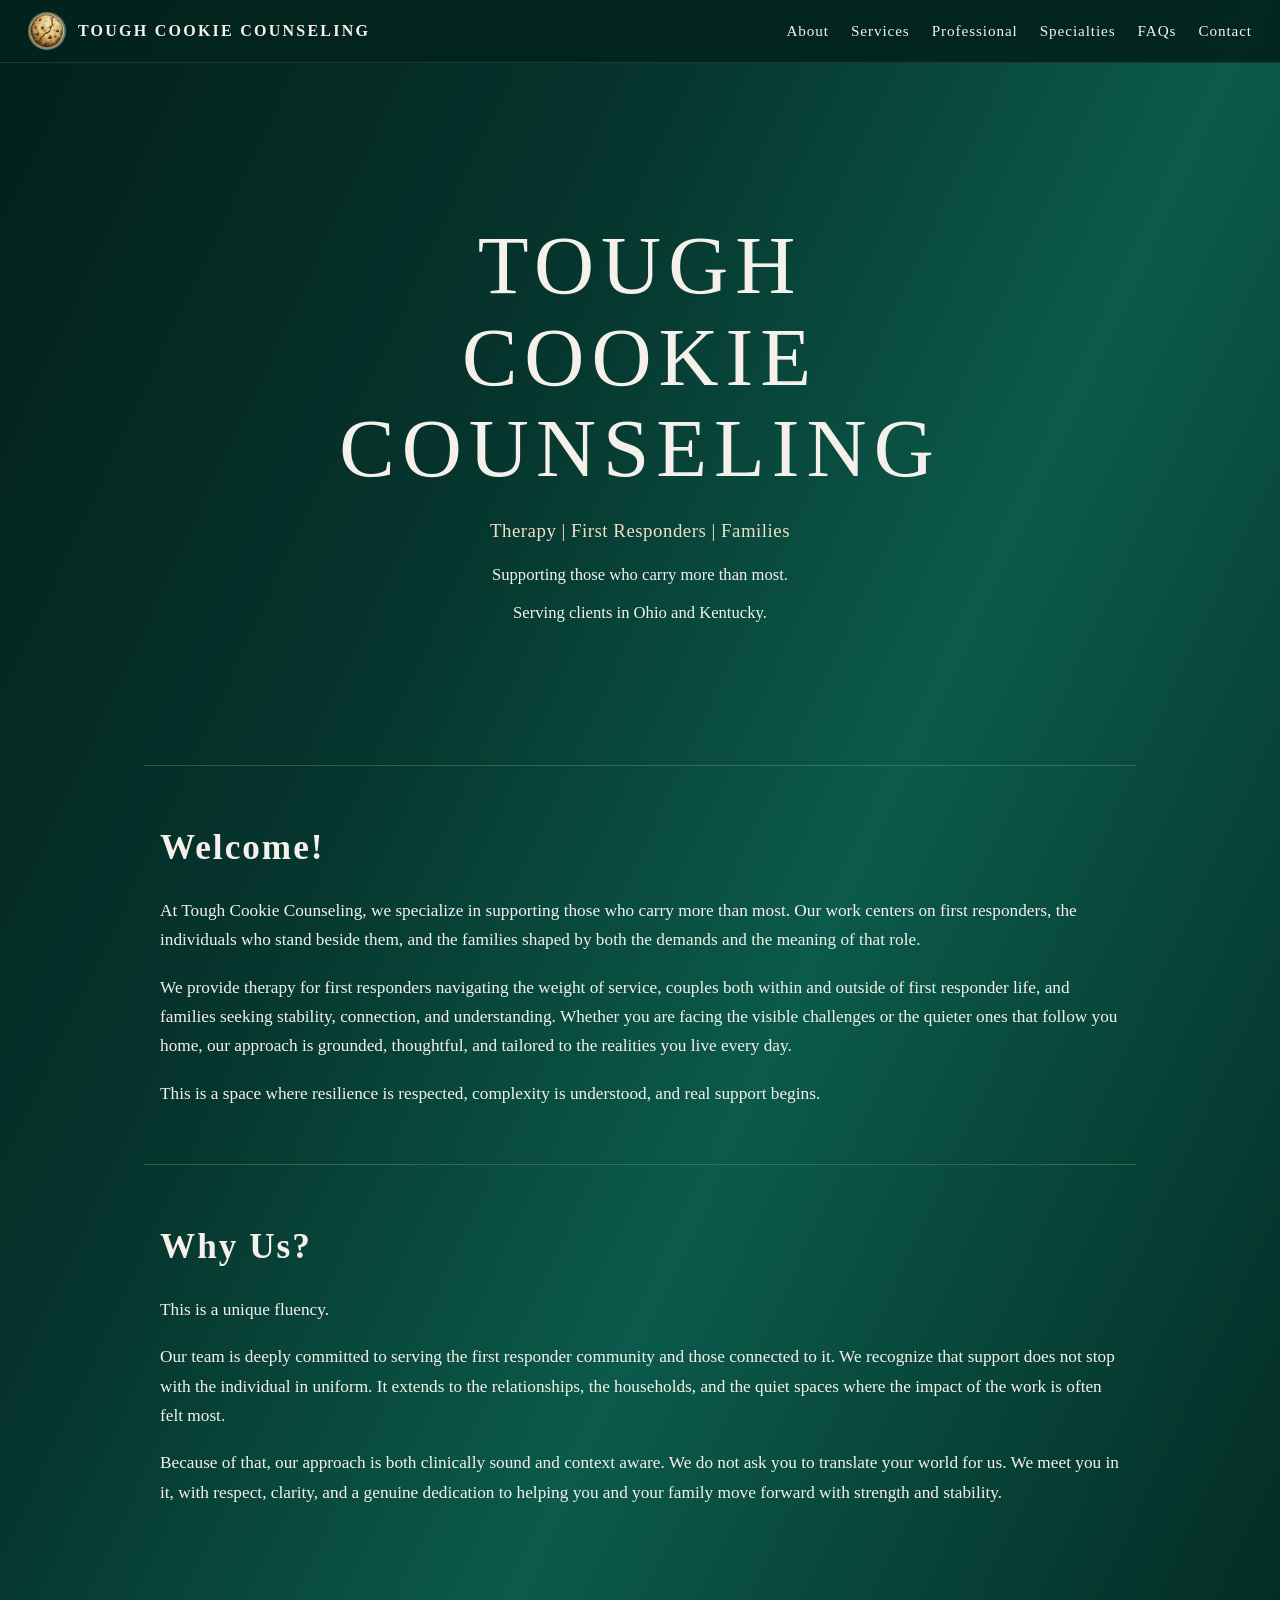
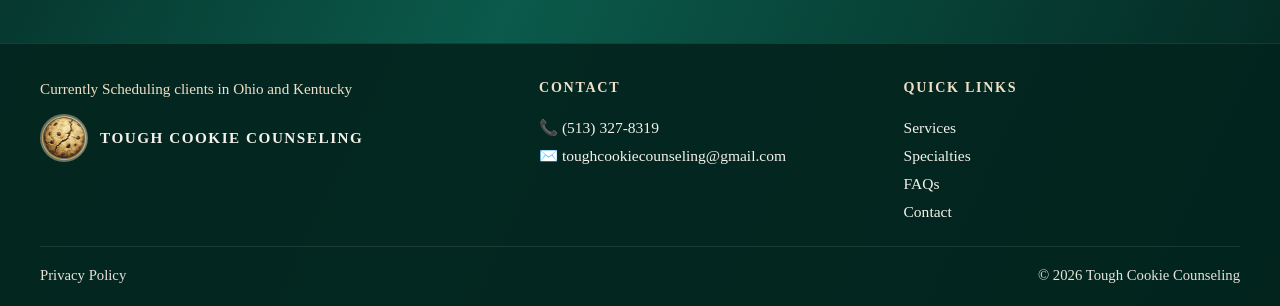
<file: index.html>
﻿<!DOCTYPE html>
<html lang="en">
<head>
  <meta charset="UTF-8" />
  <meta name="viewport" content="width=device-width, initial-scale=1.0" />
  <meta name="description" content="Tough Cookie Counseling — Therapy for first responders, couples, and families in Ohio and Kentucky. Grounded, direct, and real support." />
  <title>Tough Cookie Counseling</title>
  <link rel="icon" type="image/png" href="assets/images/fav.png" />
  <link rel="stylesheet" href="assets/css/main.css" />
</head>
<body>

  <!-- ── Header ─────────────────────────────────────────── -->
  <header class="navbar">
    <a href="index.html" class="logo-wrap">
      <img src="assets/images/Cookie Logo Only.png" class="navbar-logo" alt="Tough Cookie Counseling logo" />
      <span class="logo-text">Tough Cookie Counseling</span>
    </a>

    <button class="hamburger" id="hamburger" aria-label="Toggle menu" aria-expanded="false">
      <span></span><span></span><span></span>
    </button>

    <nav class="nav-menu" id="navMenu">
      <div class="dropdown" id="dd-about">
        <button class="dropbtn">About</button>
        <div class="dropdown-content">
          <a href="about-tcc.html">About Tough Cookie Counseling</a>
          <a href="samantha-battrell.html">Samantha Battrell</a>
        </div>
      </div>

      <div class="dropdown" id="dd-services">
        <button class="dropbtn">Services</button>
        <div class="dropdown-content">
          <a href="services.html">Clinical Services</a>
          <a href="services.html#peer-support">Peer Support</a>
          <a href="services.html#consulting">Consulting</a>
        </div>
      </div>

      <div class="dropdown" id="dd-professional">
        <button class="dropbtn">Professional</button>
        <div class="dropdown-content">
          <a href="professional.html#supervision">Clinical Supervision</a>
          <a href="professional.html#internships">Internships</a>
          <a href="professional.html#work-with-us">Work With Us</a>
          <a href="professional.html#ceu">CEU Development &amp; Training</a>
        </div>
      </div>

      <a href="specialties.html">Specialties</a>
      <a href="faq.html">FAQs</a>
      <a href="contact.html">Contact</a>
    </nav>
  </header>

  <!-- ── Hero ───────────────────────────────────────────── -->
  <section class="hero">
    <div class="hero-inner">
      <h1>TOUGH<br>COOKIE<br>COUNSELING</h1>
      <div class="hero-subtitle">Therapy | First Responders | Families</div>
      <p>Supporting those who carry more than most.</p>
      <p>Serving clients in Ohio and Kentucky.</p>
    </div>
  </section>

  <!-- ── Main Content ───────────────────────────────────── -->
  <main>
    <div class="home-content">
      <hr class="section-divider" />

      <section class="info-section">
        <h2>Welcome!</h2>
        <p>
          At Tough Cookie Counseling, we specialize in supporting those who carry more than most.
          Our work centers on first responders, the individuals who stand beside them, and the families
          shaped by both the demands and the meaning of that role.
        </p>
        <p>
          We provide therapy for first responders navigating the weight of service, couples both within
          and outside of first responder life, and families seeking stability, connection, and understanding.
          Whether you are facing the visible challenges or the quieter ones that follow you home, our approach
          is grounded, thoughtful, and tailored to the realities you live every day.
        </p>
        <p>
          This is a space where resilience is respected, complexity is understood, and real support begins.
        </p>
      </section>

      <hr class="section-divider" />

      <section class="info-section">
        <h2>Why Us?</h2>
        <p>This is a unique fluency.</p>
        <p>
          Our team is deeply committed to serving the first responder community and those connected to it.
          We recognize that support does not stop with the individual in uniform. It extends to the
          relationships, the households, and the quiet spaces where the impact of the work is often felt most.
        </p>
        <p>
          Because of that, our approach is both clinically sound and context aware. We do not ask you to
          translate your world for us. We meet you in it, with respect, clarity, and a genuine dedication
          to helping you and your family move forward with strength and stability.
        </p>
      </section>
    </div>
  </main>

  <!-- ── Footer ─────────────────────────────────────────── -->
  <footer class="site-footer">
    <div class="footer-grid">
      <div class="footer-brand">
        <div class="footer-scheduling">Currently Scheduling clients in Ohio and Kentucky</div>
        <a class="footer-logo-wrap" href="index.html">
          <img src="assets/images/Cookie Logo Only.png" class="footer-logo-img" alt="Tough Cookie Counseling logo" />
          <span class="footer-logo-text">Tough Cookie Counseling</span>
        </a>
      </div>

      <div class="footer-col">
        <h4>Contact</h4>
        <a href="tel:15133278319">📞 (513) 327-8319</a>
        <a href="mailto:toughcookiecounseling@gmail.com">✉️ toughcookiecounseling@gmail.com</a>
      </div>

      <div class="footer-col">
        <h4>Quick Links</h4>
        <a href="services.html">Services</a>
        <a href="specialties.html">Specialties</a>
        <a href="faq.html">FAQs</a>
        <a href="contact.html">Contact</a>
      </div>
    </div>

    <div class="footer-bottom">
      <div><a href="NOTICEOFPRIVACYPRACTICES.docx" target="_blank">Privacy Policy</a></div>
      <div>© 2026 Tough Cookie Counseling</div>
    </div>
  </footer>

  <script src="assets/js/nav.js"></script>
</body>
</html>
</file>
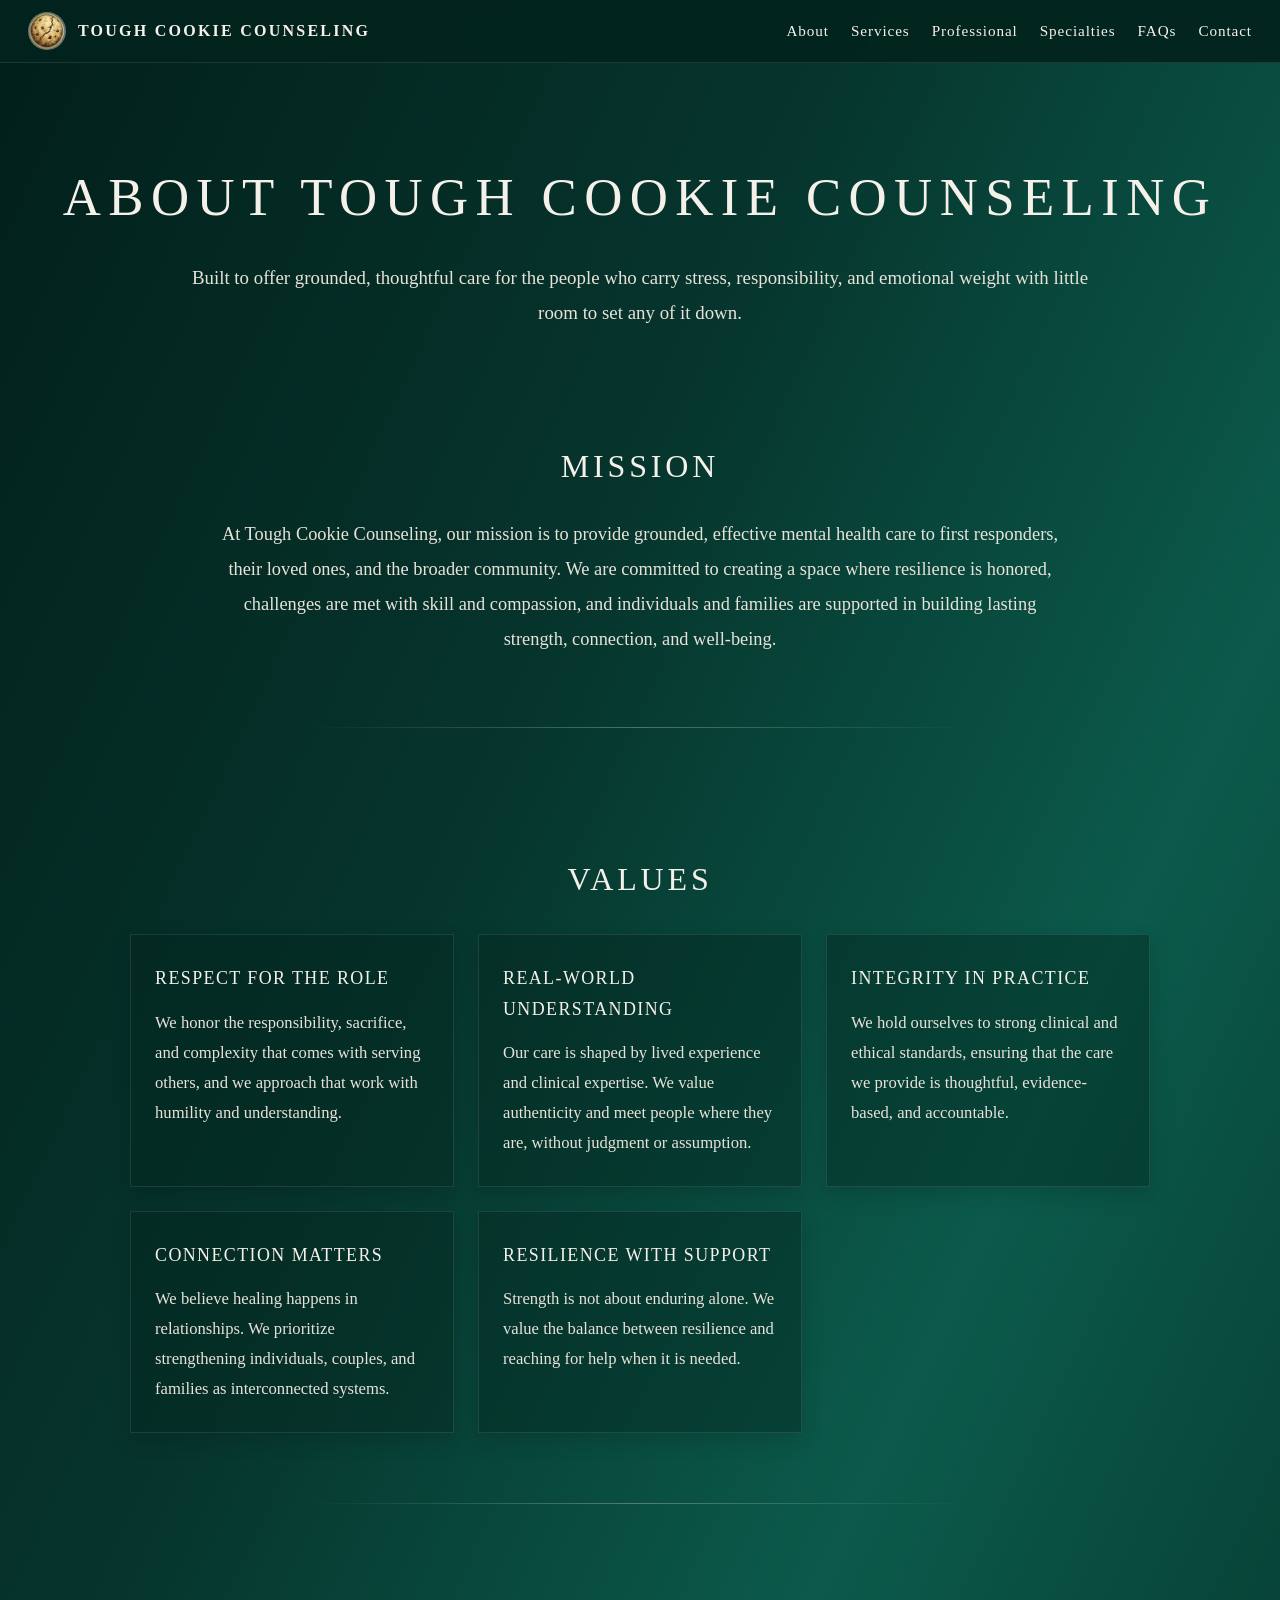
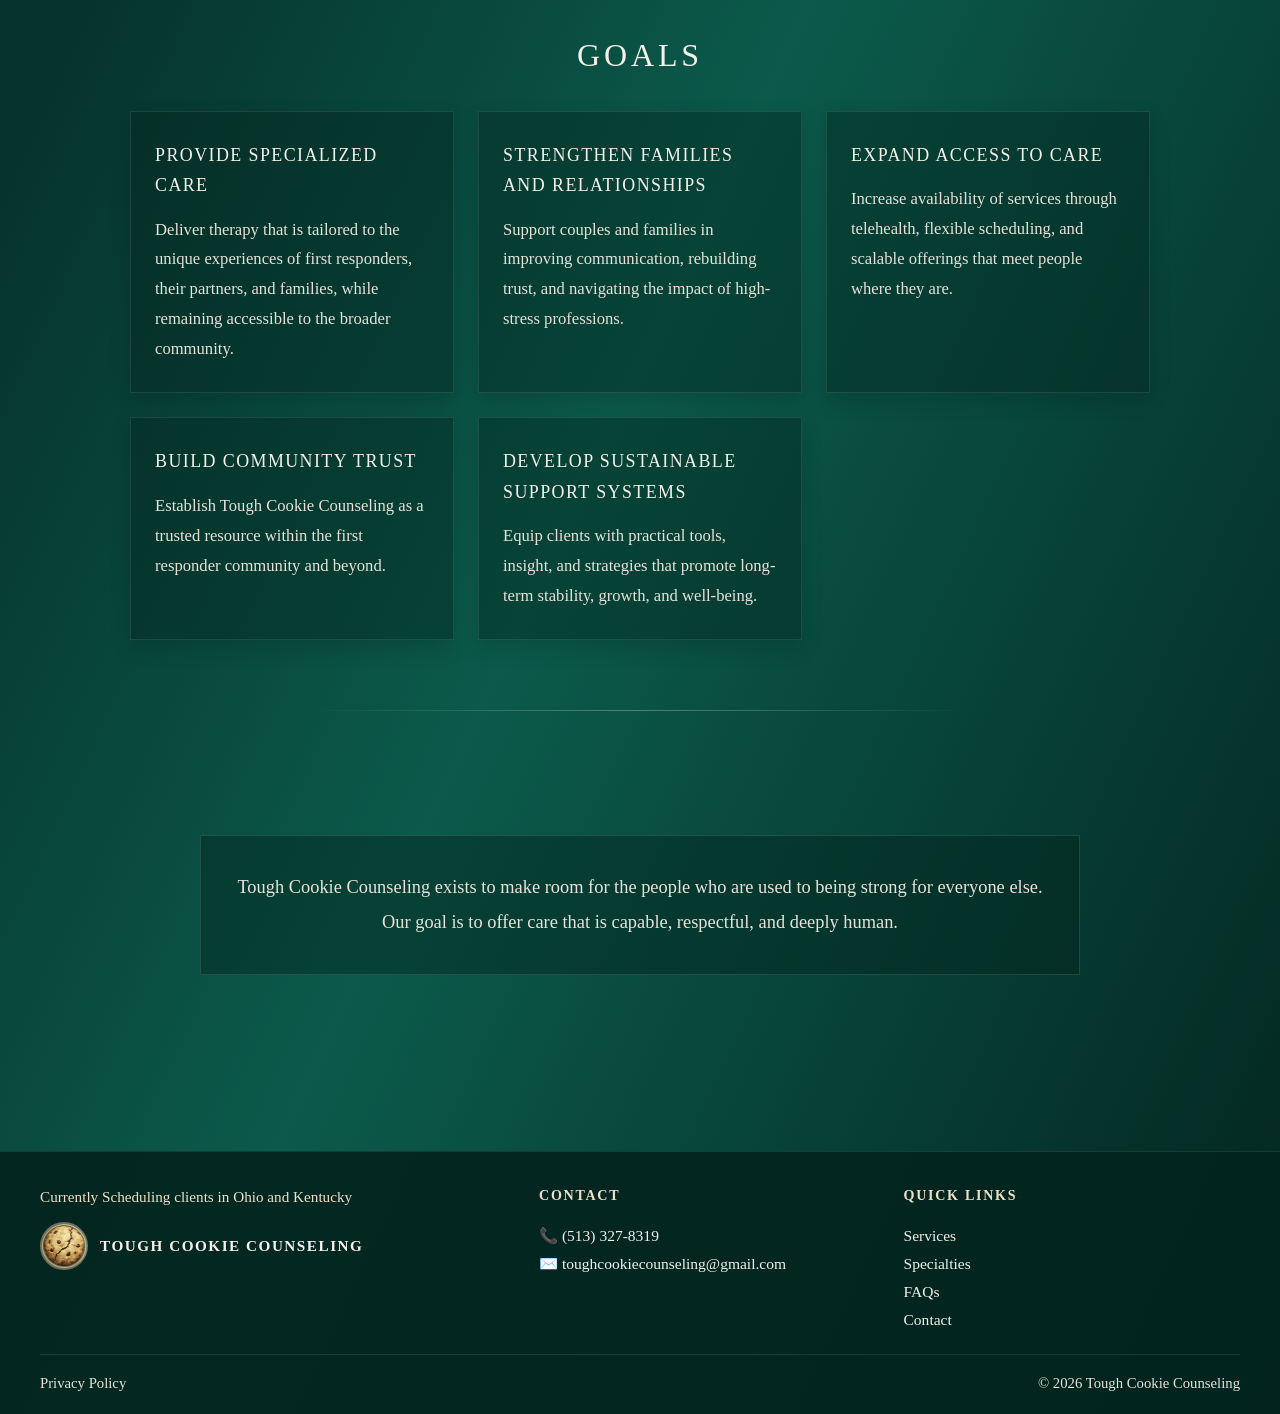
<file: about-tcc.html>
﻿<!DOCTYPE html>
<html lang="en">
<head>
  <meta charset="UTF-8" />
  <meta name="viewport" content="width=device-width, initial-scale=1.0" />
  <meta name="description" content="Learn about Tough Cookie Counseling — our mission, values, and goals for supporting first responders and families in Ohio and Kentucky." />
  <title>About Tough Cookie Counseling</title>
  <link rel="icon" type="image/png" href="assets/images/fav.png" />
  <link rel="stylesheet" href="assets/css/main.css" />
</head>
<body>

  <!-- ── Header ─────────────────────────────────────────── -->
  <header class="navbar">
    <a href="index.html" class="logo-wrap">
      <img src="assets/images/Cookie Logo Only.png" class="navbar-logo" alt="Tough Cookie Counseling logo" />
      <span class="logo-text">Tough Cookie Counseling</span>
    </a>
    <button class="hamburger" id="hamburger" aria-label="Toggle menu" aria-expanded="false">
      <span></span><span></span><span></span>
    </button>
    <nav class="nav-menu" id="navMenu">
      <div class="dropdown">
        <button class="dropbtn">About</button>
        <div class="dropdown-content">
          <a href="about-tcc.html">About Tough Cookie Counseling</a>
          <a href="samantha-battrell.html">Samantha Battrell</a>
        </div>
      </div>
      <div class="dropdown">
        <button class="dropbtn">Services</button>
        <div class="dropdown-content">
          <a href="services.html">Clinical Services</a>
          <a href="services.html#peer-support">Peer Support</a>
          <a href="services.html#consulting">Consulting</a>
        </div>
      </div>
      <div class="dropdown">
        <button class="dropbtn">Professional</button>
        <div class="dropdown-content">
          <a href="professional.html#supervision">Clinical Supervision</a>
          <a href="professional.html#internships">Internships</a>
          <a href="professional.html#work-with-us">Work With Us</a>
          <a href="professional.html#ceu">CEU Development &amp; Training</a>
        </div>
      </div>
      <a href="specialties.html">Specialties</a>
      <a href="faq.html">FAQs</a>
      <a href="contact.html">Contact</a>
    </nav>
  </header>

  <!-- ── Hero Mini ──────────────────────────────────────── -->
  <section class="hero-mini">
    <h1>About Tough Cookie Counseling</h1>
    <p>
      Built to offer grounded, thoughtful care for the people who carry stress, responsibility,
      and emotional weight with little room to set any of it down.
    </p>
  </section>

  <!-- ── Main Content ───────────────────────────────────── -->
  <main class="page-content">

    <!-- Mission -->
    <section class="section">
      <div class="section-content">
        <h2>Mission</h2>
        <p class="section-intro">
          At Tough Cookie Counseling, our mission is to provide grounded, effective mental health care
          to first responders, their loved ones, and the broader community. We are committed to creating
          a space where resilience is honored, challenges are met with skill and compassion, and individuals
          and families are supported in building lasting strength, connection, and well-being.
        </p>
      </div>
    </section>

    <!-- Values -->
    <section class="section">
      <div class="section-content">
        <h2>Values</h2>
        <div class="values-grid">
          <div class="value-card">
            <h3>Respect for the Role</h3>
            <p>We honor the responsibility, sacrifice, and complexity that comes with serving others, and we approach that work with humility and understanding.</p>
          </div>
          <div class="value-card">
            <h3>Real-World Understanding</h3>
            <p>Our care is shaped by lived experience and clinical expertise. We value authenticity and meet people where they are, without judgment or assumption.</p>
          </div>
          <div class="value-card">
            <h3>Integrity in Practice</h3>
            <p>We hold ourselves to strong clinical and ethical standards, ensuring that the care we provide is thoughtful, evidence-based, and accountable.</p>
          </div>
          <div class="value-card">
            <h3>Connection Matters</h3>
            <p>We believe healing happens in relationships. We prioritize strengthening individuals, couples, and families as interconnected systems.</p>
          </div>
          <div class="value-card">
            <h3>Resilience with Support</h3>
            <p>Strength is not about enduring alone. We value the balance between resilience and reaching for help when it is needed.</p>
          </div>
        </div>
      </div>
    </section>

    <!-- Goals -->
    <section class="section">
      <div class="section-content">
        <h2>Goals</h2>
        <div class="goals-grid">
          <div class="goal-card">
            <h3>Provide Specialized Care</h3>
            <p>Deliver therapy that is tailored to the unique experiences of first responders, their partners, and families, while remaining accessible to the broader community.</p>
          </div>
          <div class="goal-card">
            <h3>Strengthen Families and Relationships</h3>
            <p>Support couples and families in improving communication, rebuilding trust, and navigating the impact of high-stress professions.</p>
          </div>
          <div class="goal-card">
            <h3>Expand Access to Care</h3>
            <p>Increase availability of services through telehealth, flexible scheduling, and scalable offerings that meet people where they are.</p>
          </div>
          <div class="goal-card">
            <h3>Build Community Trust</h3>
            <p>Establish Tough Cookie Counseling as a trusted resource within the first responder community and beyond.</p>
          </div>
          <div class="goal-card">
            <h3>Develop Sustainable Support Systems</h3>
            <p>Equip clients with practical tools, insight, and strategies that promote long-term stability, growth, and well-being.</p>
          </div>
        </div>
      </div>
    </section>


    <section class="section">
      <div class="section-content">
        <div class="closing-box">
          <p>
            Tough Cookie Counseling exists to make room for the people who are used to being strong for everyone else.
            Our goal is to offer care that is capable, respectful, and deeply human.
          </p>
        </div>
      </div>
    </section>

  </main>

  <!-- ── Footer ─────────────────────────────────────────── -->
  <footer class="site-footer">
    <div class="footer-grid">
      <div class="footer-brand">
        <div class="footer-scheduling">Currently Scheduling clients in Ohio and Kentucky</div>
        <a class="footer-logo-wrap" href="index.html">
          <img src="assets/images/Cookie Logo Only.png" class="footer-logo-img" alt="Tough Cookie Counseling logo" />
          <span class="footer-logo-text">Tough Cookie Counseling</span>
        </a>
      </div>
      <div class="footer-col">
        <h4>Contact</h4>
        <a href="tel:15133278319">📞 (513) 327-8319</a>
        <a href="mailto:toughcookiecounseling@gmail.com">✉️ toughcookiecounseling@gmail.com</a>
      </div>
      <div class="footer-col">
        <h4>Quick Links</h4>
        <a href="services.html">Services</a>
        <a href="specialties.html">Specialties</a>
        <a href="faq.html">FAQs</a>
        <a href="contact.html">Contact</a>
      </div>
    </div>
    <div class="footer-bottom">
      <div><a href="NOTICEOFPRIVACYPRACTICES.docx" target="_blank">Privacy Policy</a></div>
      <div>© 2026 Tough Cookie Counseling</div>
    </div>
  </footer>

  <script src="assets/js/nav.js"></script>
</body>
</html>
</file>
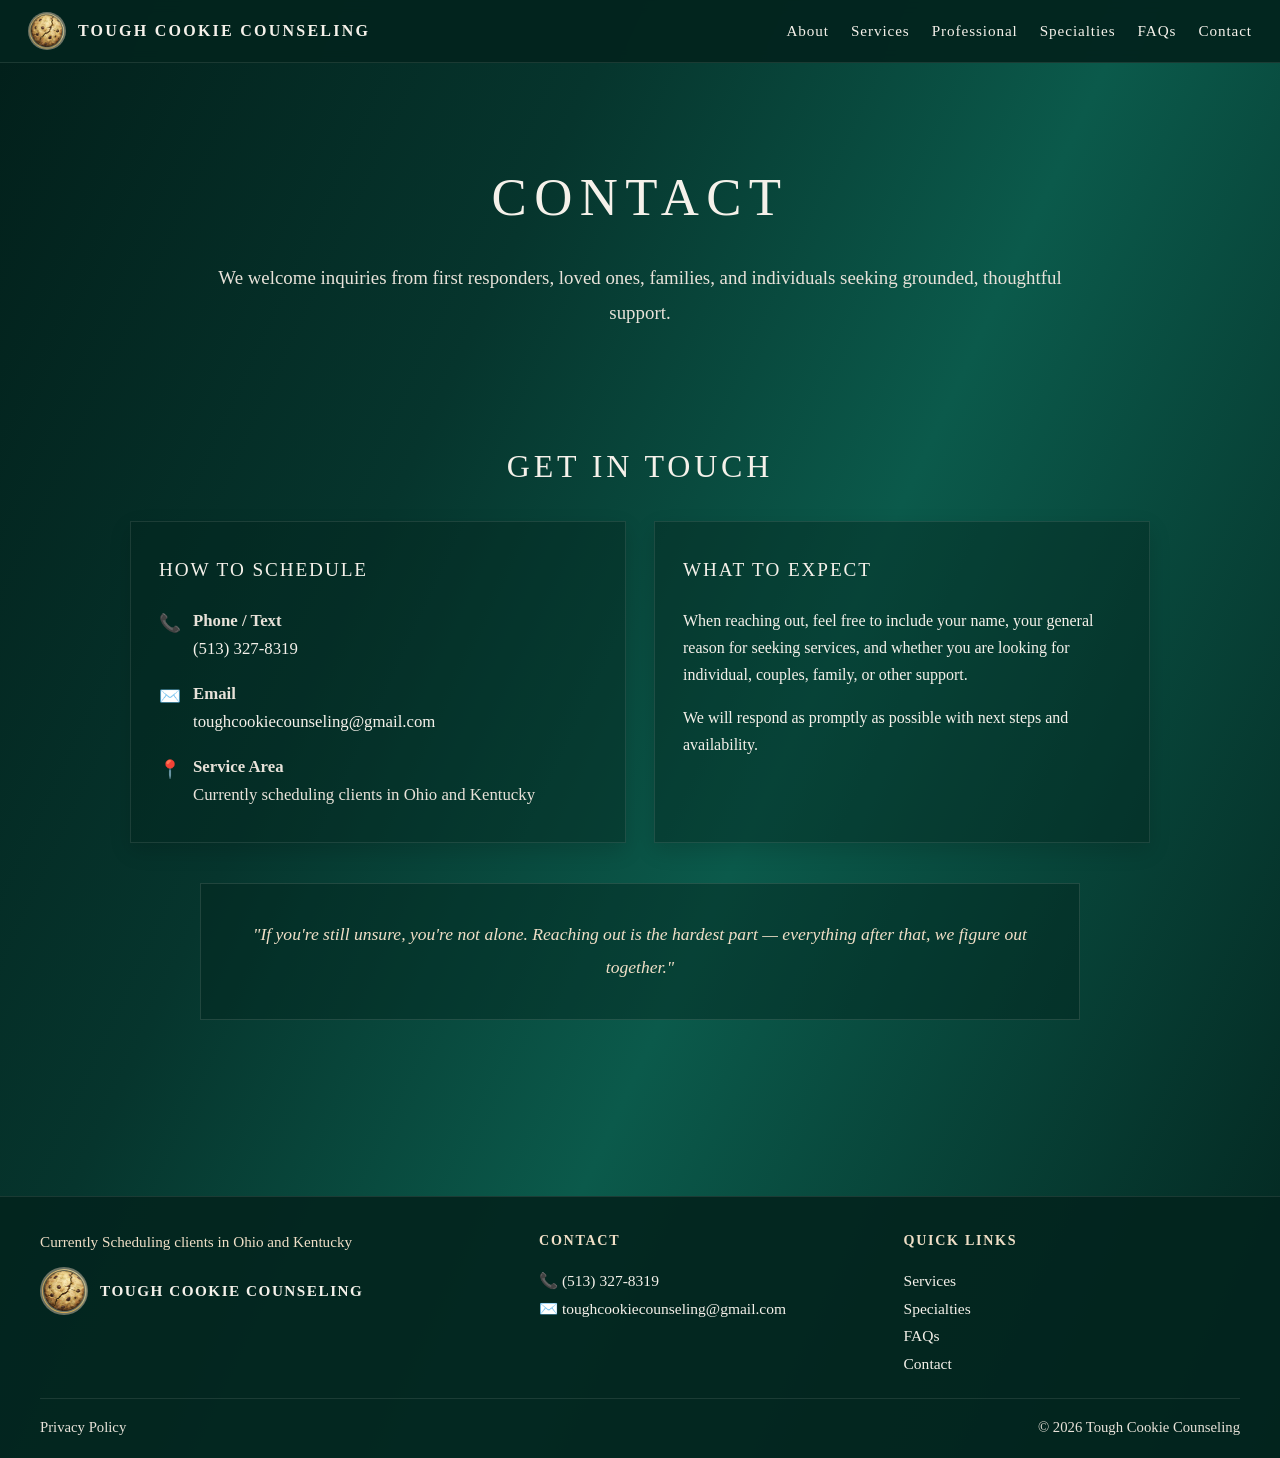
<file: contact.html>
﻿<!DOCTYPE html>
<html lang="en">
<head>
  <meta charset="UTF-8" />
  <meta name="viewport" content="width=device-width, initial-scale=1.0" />
  <meta name="description" content="Contact Tough Cookie Counseling — call, text, or email to schedule therapy in Ohio and Kentucky." />
  <title>Contact | Tough Cookie Counseling</title>
  <link rel="icon" type="image/png" href="assets/images/fav.png" />
  <link rel="stylesheet" href="assets/css/main.css" />
</head>
<body>

  <!-- ── Header ─────────────────────────────────────────── -->
  <header class="navbar">
    <a href="index.html" class="logo-wrap">
      <img src="assets/images/Cookie Logo Only.png" class="navbar-logo" alt="Tough Cookie Counseling logo" />
      <span class="logo-text">Tough Cookie Counseling</span>
    </a>
    <button class="hamburger" id="hamburger" aria-label="Toggle menu" aria-expanded="false">
      <span></span><span></span><span></span>
    </button>
    <nav class="nav-menu" id="navMenu">
      <div class="dropdown">
        <button class="dropbtn">About</button>
        <div class="dropdown-content">
          <a href="about-tcc.html">About Tough Cookie Counseling</a>
          <a href="samantha-battrell.html">Samantha Battrell</a>
        </div>
      </div>
      <div class="dropdown">
        <button class="dropbtn">Services</button>
        <div class="dropdown-content">
          <a href="services.html">Clinical Services</a>
          <a href="services.html#peer-support">Peer Support</a>
          <a href="services.html#consulting">Consulting</a>
        </div>
      </div>
      <div class="dropdown">
        <button class="dropbtn">Professional</button>
        <div class="dropdown-content">
          <a href="professional.html#supervision">Clinical Supervision</a>
          <a href="professional.html#internships">Internships</a>
          <a href="professional.html#work-with-us">Work With Us</a>
          <a href="professional.html#ceu">CEU Development &amp; Training</a>
        </div>
      </div>
      <a href="specialties.html">Specialties</a>
      <a href="faq.html">FAQs</a>
      <a href="contact.html">Contact</a>
    </nav>
  </header>

  <!-- ── Hero Mini ──────────────────────────────────────── -->
  <section class="hero-mini">
    <h1>Contact</h1>
    <p>
      We welcome inquiries from first responders, loved ones, families, and individuals seeking
      grounded, thoughtful support.
    </p>
  </section>

  <!-- ── Main Content ───────────────────────────────────── -->
  <main class="page-content">

    <section class="section">
      <div class="section-content">
        <h2>Get in Touch</h2>

        <div class="contact-grid">

          <div class="contact-info-card">
            <h3>How to Schedule</h3>
            <div class="contact-line">
              <span class="icon">📞</span>
              <div>
                <strong>Phone / Text</strong><br />
                <a href="tel:15133278319">(513) 327-8319</a>
              </div>
            </div>
            <div class="contact-line">
              <span class="icon">✉️</span>
              <div>
                <strong>Email</strong><br />
                <a href="mailto:toughcookiecounseling@gmail.com">toughcookiecounseling@gmail.com</a>
              </div>
            </div>
            <div class="contact-line">
              <span class="icon">📍</span>
              <div>
                <strong>Service Area</strong><br />
                Currently scheduling clients in Ohio and Kentucky
              </div>
            </div>
          </div>

          <div class="contact-info-card">
            <h3>What to Expect</h3>
            <p>
              When reaching out, feel free to include your name, your general reason for seeking services,
              and whether you are looking for individual, couples, family, or other support.
            </p>
            <p>
              We will respond as promptly as possible with next steps and availability.
            </p>
          </div>

        </div>

        <div class="closing-box" style="margin-top: 40px;">
          <p class="quote">
            "If you're still unsure, you're not alone. Reaching out is the hardest part — everything after that, we figure out together."
          </p>
        </div>

      </div>
    </section>

  </main>

  <!-- ── Footer ─────────────────────────────────────────── -->
  <footer class="site-footer">
    <div class="footer-grid">
      <div class="footer-brand">
        <div class="footer-scheduling">Currently Scheduling clients in Ohio and Kentucky</div>
        <a class="footer-logo-wrap" href="index.html">
          <img src="assets/images/Cookie Logo Only.png" class="footer-logo-img" alt="Tough Cookie Counseling logo" />
          <span class="footer-logo-text">Tough Cookie Counseling</span>
        </a>
      </div>
      <div class="footer-col">
        <h4>Contact</h4>
        <a href="tel:15133278319">📞 (513) 327-8319</a>
        <a href="mailto:toughcookiecounseling@gmail.com">✉️ toughcookiecounseling@gmail.com</a>
      </div>
      <div class="footer-col">
        <h4>Quick Links</h4>
        <a href="services.html">Services</a>
        <a href="specialties.html">Specialties</a>
        <a href="faq.html">FAQs</a>
        <a href="contact.html">Contact</a>
      </div>
    </div>
    <div class="footer-bottom">
      <div><a href="NOTICEOFPRIVACYPRACTICES.docx" target="_blank">Privacy Policy</a></div>
      <div>© 2026 Tough Cookie Counseling</div>
    </div>
  </footer>

  <script src="assets/js/nav.js"></script>
</body>
</html>
</file>
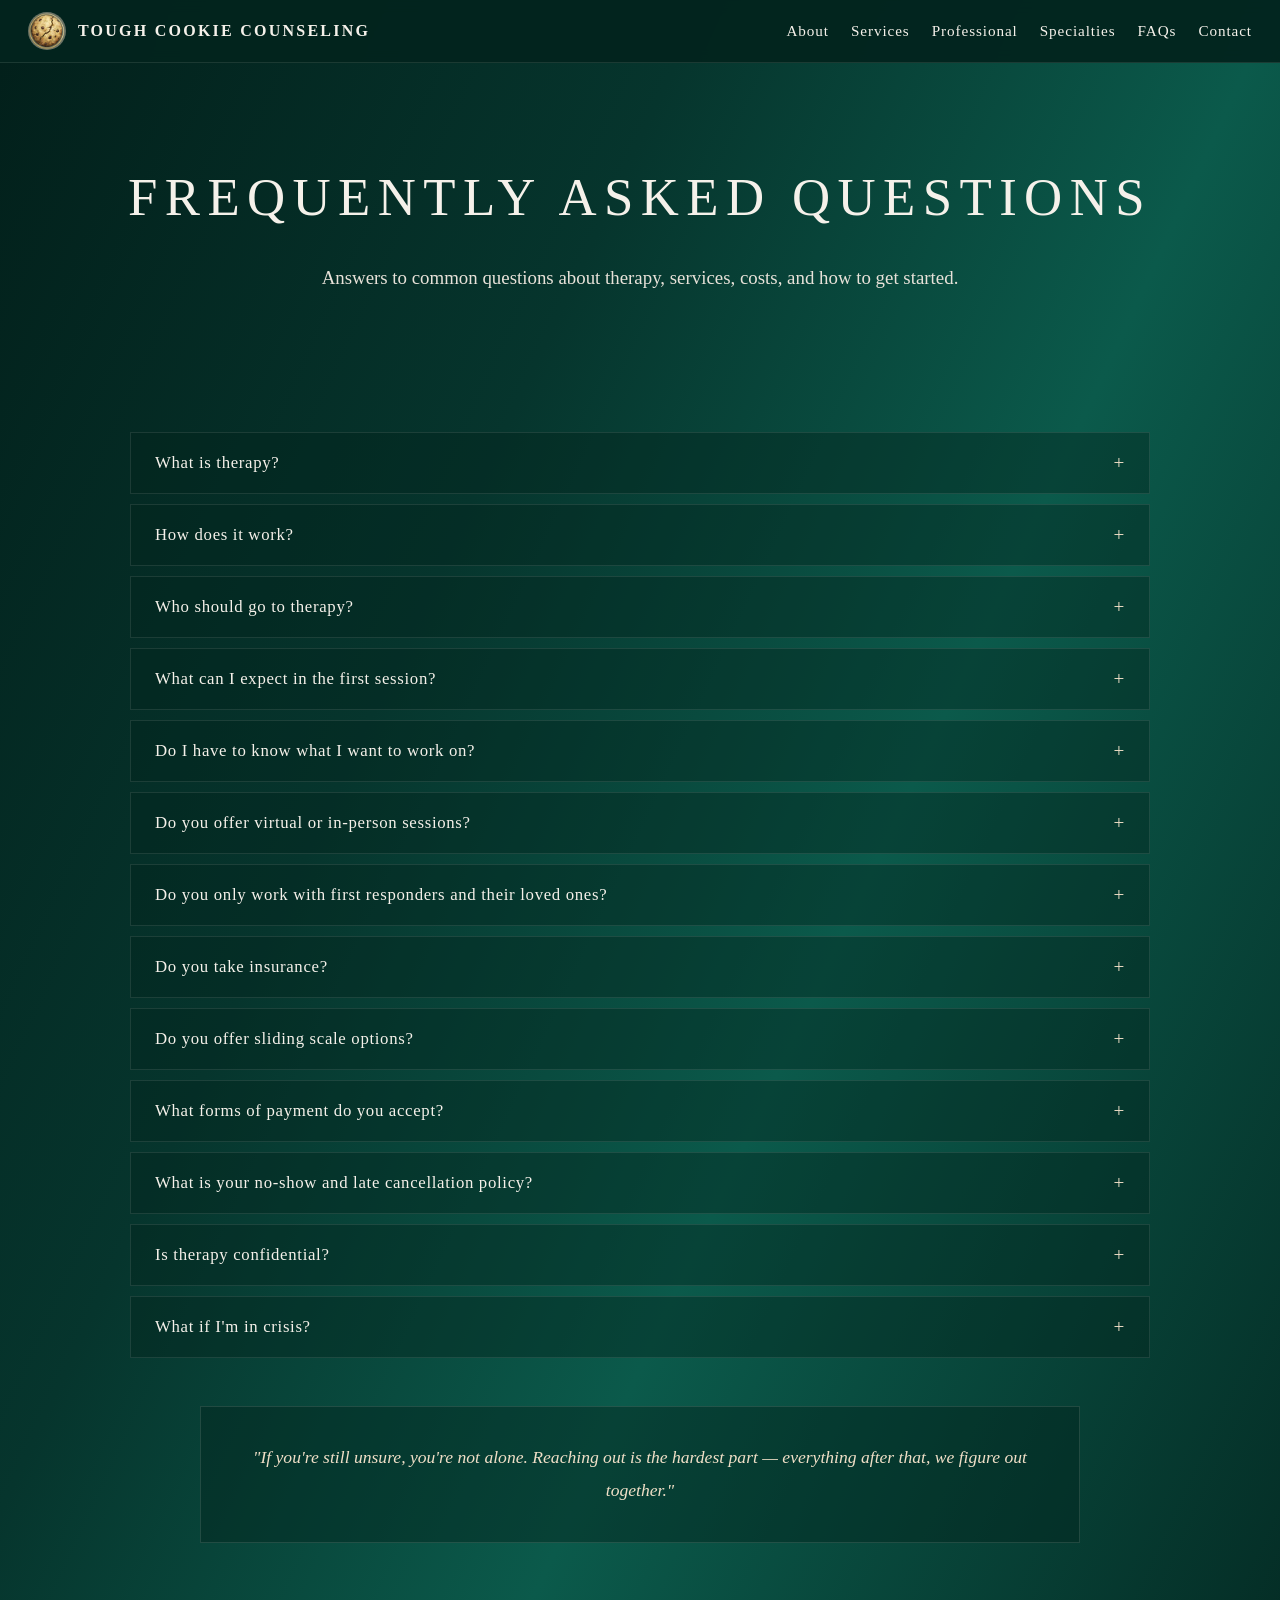
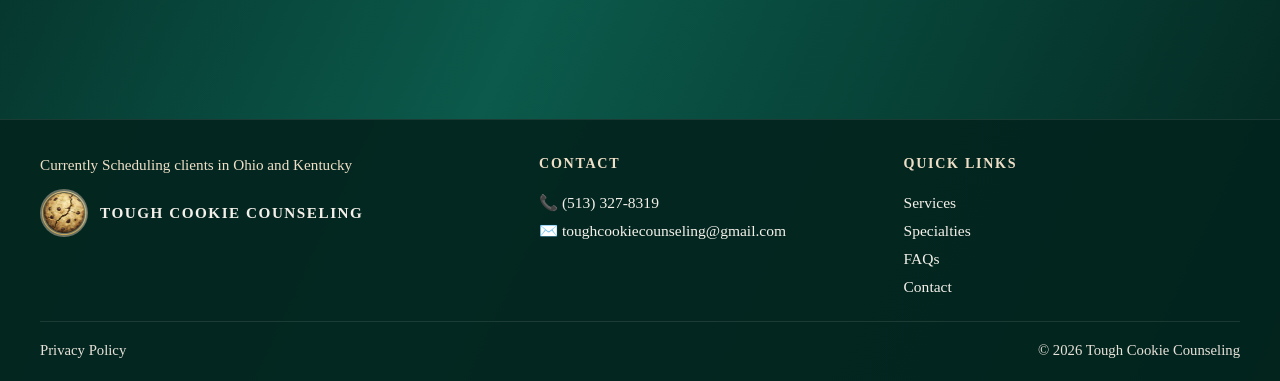
<file: faq.html>
﻿<!DOCTYPE html>
<html lang="en">
<head>
  <meta charset="UTF-8" />
  <meta name="viewport" content="width=device-width, initial-scale=1.0" />
  <meta name="description" content="Frequently asked questions about therapy at Tough Cookie Counseling — how it works, costs, insurance, confidentiality, and more." />
  <title>FAQs | Tough Cookie Counseling</title>
  <link rel="icon" type="image/png" href="assets/images/fav.png" />
  <link rel="stylesheet" href="assets/css/main.css" />
</head>
<body>

  <!-- ── Header ─────────────────────────────────────────── -->
  <header class="navbar">
    <a href="index.html" class="logo-wrap">
      <img src="assets/images/Cookie Logo Only.png" class="navbar-logo" alt="Tough Cookie Counseling logo" />
      <span class="logo-text">Tough Cookie Counseling</span>
    </a>
    <button class="hamburger" id="hamburger" aria-label="Toggle menu" aria-expanded="false">
      <span></span><span></span><span></span>
    </button>
    <nav class="nav-menu" id="navMenu">
      <div class="dropdown">
        <button class="dropbtn">About</button>
        <div class="dropdown-content">
          <a href="about-tcc.html">About Tough Cookie Counseling</a>
          <a href="samantha-battrell.html">Samantha Battrell</a>
        </div>
      </div>
      <div class="dropdown">
        <button class="dropbtn">Services</button>
        <div class="dropdown-content">
          <a href="services.html">Clinical Services</a>
          <a href="services.html#peer-support">Peer Support</a>
          <a href="services.html#consulting">Consulting</a>
        </div>
      </div>
      <div class="dropdown">
        <button class="dropbtn">Professional</button>
        <div class="dropdown-content">
          <a href="professional.html#supervision">Clinical Supervision</a>
          <a href="professional.html#internships">Internships</a>
          <a href="professional.html#work-with-us">Work With Us</a>
          <a href="professional.html#ceu">CEU Development &amp; Training</a>
        </div>
      </div>
      <a href="specialties.html">Specialties</a>
      <a href="faq.html">FAQs</a>
      <a href="contact.html">Contact</a>
    </nav>
  </header>

  <!-- ── Hero Mini ──────────────────────────────────────── -->
  <section class="hero-mini">
    <h1>Frequently Asked Questions</h1>
    <p>Answers to common questions about therapy, services, costs, and how to get started.</p>
  </section>

  <!-- ── Main Content ───────────────────────────────────── -->
  <main class="page-content">

    <section class="section">
      <div class="section-content">

        <div class="faq-list">

          <div class="faq-item">
            <button class="faq-question" aria-expanded="false">
              What is therapy?
              <span class="faq-icon">+</span>
            </button>
            <div class="faq-answer">
              <p>
                Therapy is a structured, confidential space where you can talk openly, process experiences,
                and work through challenges with a trained professional. It is not about being "fixed" or
                told what to do. It is about gaining clarity, building skills, and having a place where you
                do not have to carry everything on your own.
              </p>
              <p>
                For first responders and their families, therapy often focuses on navigating stress, trauma,
                and the impact of the job on daily life.
              </p>
            </div>
          </div>

          <div class="faq-item">
            <button class="faq-question" aria-expanded="false">
              How does it work?
              <span class="faq-icon">+</span>
            </button>
            <div class="faq-answer">
              <p>
                Therapy is a collaborative process. It typically begins with an initial session to understand
                your needs, goals, and background. From there, sessions focus on identifying patterns,
                developing coping strategies, improving communication, and working through specific concerns
                at a pace that makes sense for you.
              </p>
              <p>
                Sessions can be short-term and solution-focused or longer-term for deeper work. Everything
                is tailored to your situation, whether you are addressing a specific issue or looking for
                ongoing support.
              </p>
            </div>
          </div>

          <div class="faq-item">
            <button class="faq-question" aria-expanded="false">
              Who should go to therapy?
              <span class="faq-icon">+</span>
            </button>
            <div class="faq-answer">
              <p>
                Therapy is for anyone looking for support — not just those in crisis. You might benefit
                from therapy if you are feeling overwhelmed, navigating relationship challenges, processing
                difficult experiences, or simply trying to function better in your day-to-day life.
              </p>
              <p>
                For first responders and those connected to them, therapy can be especially helpful in
                managing the unique pressures of the role, maintaining relationships, and staying grounded
                in the face of ongoing stress.
              </p>
            </div>
          </div>

          <div class="faq-item">
            <button class="faq-question" aria-expanded="false">
              What can I expect in the first session?
              <span class="faq-icon">+</span>
            </button>
            <div class="faq-answer">
              <p>
                A conversation. I will ask you to either describe what brought you in, or ask questions
                to help clarify if you are unsure or having a difficult time identifying specifics.
                Every step is collaborative with your goals in mind.
              </p>
            </div>
          </div>

          <div class="faq-item">
            <button class="faq-question" aria-expanded="false">
              Do I have to know what I want to work on?
              <span class="faq-icon">+</span>
            </button>
            <div class="faq-answer">
              <p>Absolutely not.</p>
            </div>
          </div>

          <div class="faq-item">
            <button class="faq-question" aria-expanded="false">
              Do you offer virtual or in-person sessions?
              <span class="faq-icon">+</span>
            </button>
            <div class="faq-answer">
              <p>We currently offer both.</p>
            </div>
          </div>

          <div class="faq-item">
            <button class="faq-question" aria-expanded="false">
              Do you only work with first responders and their loved ones?
              <span class="faq-icon">+</span>
            </button>
            <div class="faq-answer">
              <p>
                No. While Tough Cookie Counseling was built with a strong focus on supporting first
                responders and those connected to them, our services are open to anyone seeking thoughtful,
                effective mental health care.
              </p>
              <p>
                We have specialized experience working within first responder culture, including the stressors,
                expectations, and impact that come with those roles. At the same time, many of the challenges
                we address — such as trauma, burnout, relationship strain, and life transitions — are not
                unique to one profession.
              </p>
            </div>
          </div>

          <div class="faq-item">
            <button class="faq-question" aria-expanded="false">
              Do you take insurance?
              <span class="faq-icon">+</span>
            </button>
            <div class="faq-answer">
              <p>
                Tough Cookie Counseling is currently in the process of becoming in-network with select
                insurance providers. At this time, we do not bill insurance directly.
              </p>
              <p>
                Upon request, we are happy to provide a monthly superbill for you to submit to your insurance
                for potential reimbursement. Please note that reimbursement is not guaranteed and depends on
                your individual plan.
              </p>
            </div>
          </div>

          <div class="faq-item">
            <button class="faq-question" aria-expanded="false">
              Do you offer sliding scale options?
              <span class="faq-icon">+</span>
            </button>
            <div class="faq-answer">
              <p>
                We believe cost should not be a barrier to care. Limited sliding scale options may be
                available. Please inquire directly for more information.
              </p>
            </div>
          </div>

          <div class="faq-item">
            <button class="faq-question" aria-expanded="false">
              What forms of payment do you accept?
              <span class="faq-icon">+</span>
            </button>
            <div class="faq-answer">
              <p>We accept credit card and HSA card payments.</p>
            </div>
          </div>

          <div class="faq-item">
            <button class="faq-question" aria-expanded="false">
              What is your no-show and late cancellation policy?
              <span class="faq-icon">+</span>
            </button>
            <div class="faq-answer">
              <p>Your appointment time is reserved specifically for you. We require at least 24 hours' notice for cancellations or rescheduling.</p>
              <ul>
                <li>Appointments canceled less than 24 hours in advance will be charged the full session fee.</li>
                <li>Missed appointments (no-shows) will also be charged the full session fee.</li>
                <li>Late arrival or leaving early does not reduce the session fee.</li>
                <li>All clients are required to keep a valid credit card or HSA card on file.</li>
              </ul>
              <p>
                This policy is non-negotiable, as your scheduled time is held exclusively for you and cannot
                be offered to another client on short notice.
              </p>
            </div>
          </div>

          <div class="faq-item">
            <button class="faq-question" aria-expanded="false">
              Is therapy confidential?
              <span class="faq-icon">+</span>
            </button>
            <div class="faq-answer">
              <p>
                Yes. However, I am legally obligated to disclose the minimum necessary information to
                address safety or fulfill legal requirements in the following situations:
              </p>
              <ul>
                <li><strong>Duty to Warn/Protect:</strong> If a client poses an imminent danger to themselves or others, counselors must take action, which may include notifying police or the potential victim.</li>
                <li><strong>Mandated Reporting:</strong> Suspected child, elder, or dependent adult abuse or neglect must be reported to the appropriate state authorities.</li>
                <li><strong>Court Orders/Subpoenas:</strong> Information may be disclosed if required by a judge, a court order, or a subpoena.</li>
                <li><strong>Legal/Regulatory Actions:</strong> Certain legal cases or regulatory investigations may compel the release of records (this would require a court order).</li>
              </ul>
            </div>
          </div>

          <div class="faq-item">
            <button class="faq-question" aria-expanded="false">
              What if I'm in crisis?
              <span class="faq-icon">+</span>
            </button>
            <div class="faq-answer">
              <p>Contact <strong>911</strong> with any and all emergencies.</p>
            </div>
          </div>

        </div><!-- end faq-list -->

        <div class="closing-box" style="margin-top: 48px;">
          <p class="quote">
            "If you're still unsure, you're not alone. Reaching out is the hardest part — everything after that, we figure out together."
          </p>
        </div>

      </div>
    </section>

  </main>

  <!-- ── Footer ─────────────────────────────────────────── -->
  <footer class="site-footer">
    <div class="footer-grid">
      <div class="footer-brand">
        <div class="footer-scheduling">Currently Scheduling clients in Ohio and Kentucky</div>
        <a class="footer-logo-wrap" href="index.html">
          <img src="assets/images/Cookie Logo Only.png" class="footer-logo-img" alt="Tough Cookie Counseling logo" />
          <span class="footer-logo-text">Tough Cookie Counseling</span>
        </a>
      </div>
      <div class="footer-col">
        <h4>Contact</h4>
        <a href="tel:15133278319">📞 (513) 327-8319</a>
        <a href="mailto:toughcookiecounseling@gmail.com">✉️ toughcookiecounseling@gmail.com</a>
      </div>
      <div class="footer-col">
        <h4>Quick Links</h4>
        <a href="services.html">Services</a>
        <a href="specialties.html">Specialties</a>
        <a href="faq.html">FAQs</a>
        <a href="contact.html">Contact</a>
      </div>
    </div>
    <div class="footer-bottom">
      <div><a href="NOTICEOFPRIVACYPRACTICES.docx" target="_blank">Privacy Policy</a></div>
      <div>© 2026 Tough Cookie Counseling</div>
    </div>
  </footer>

  <script src="assets/js/nav.js"></script>
  <script src="assets/js/faq.js"></script>
</body>
</html>
</file>
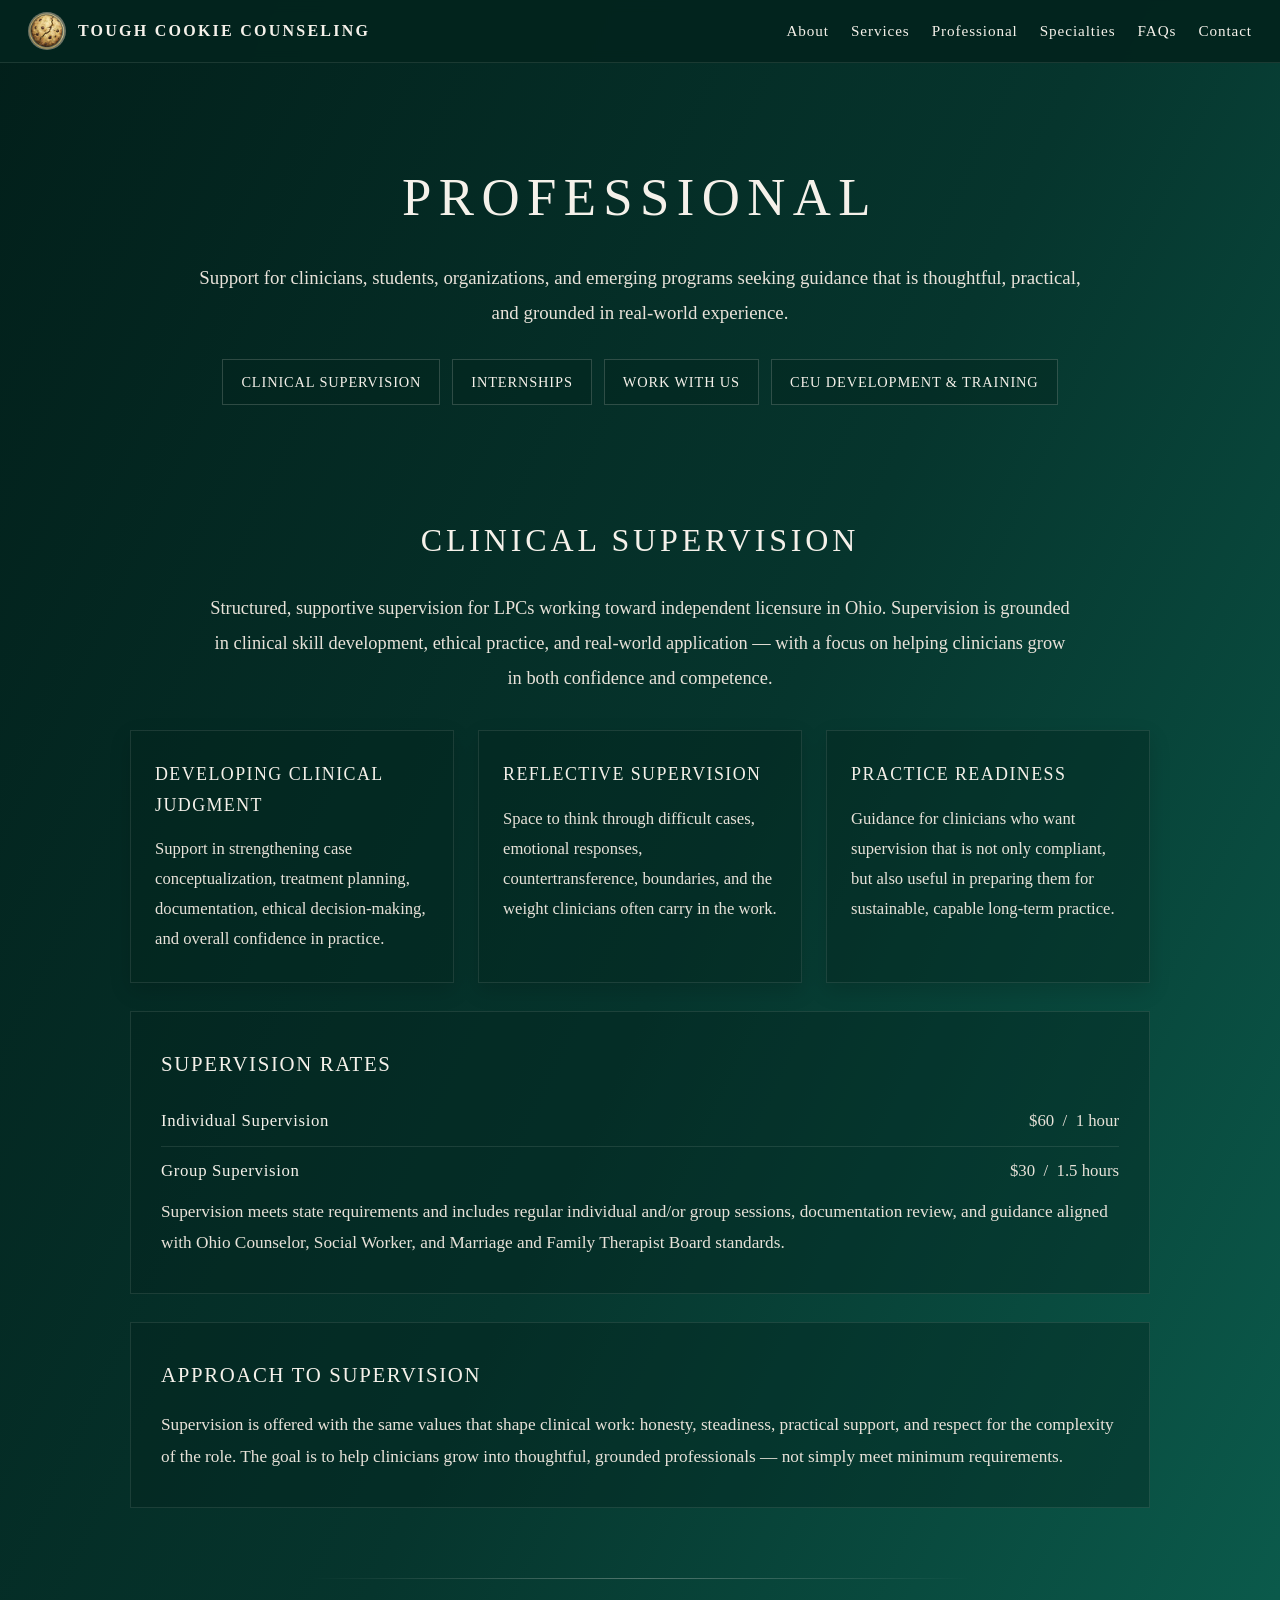
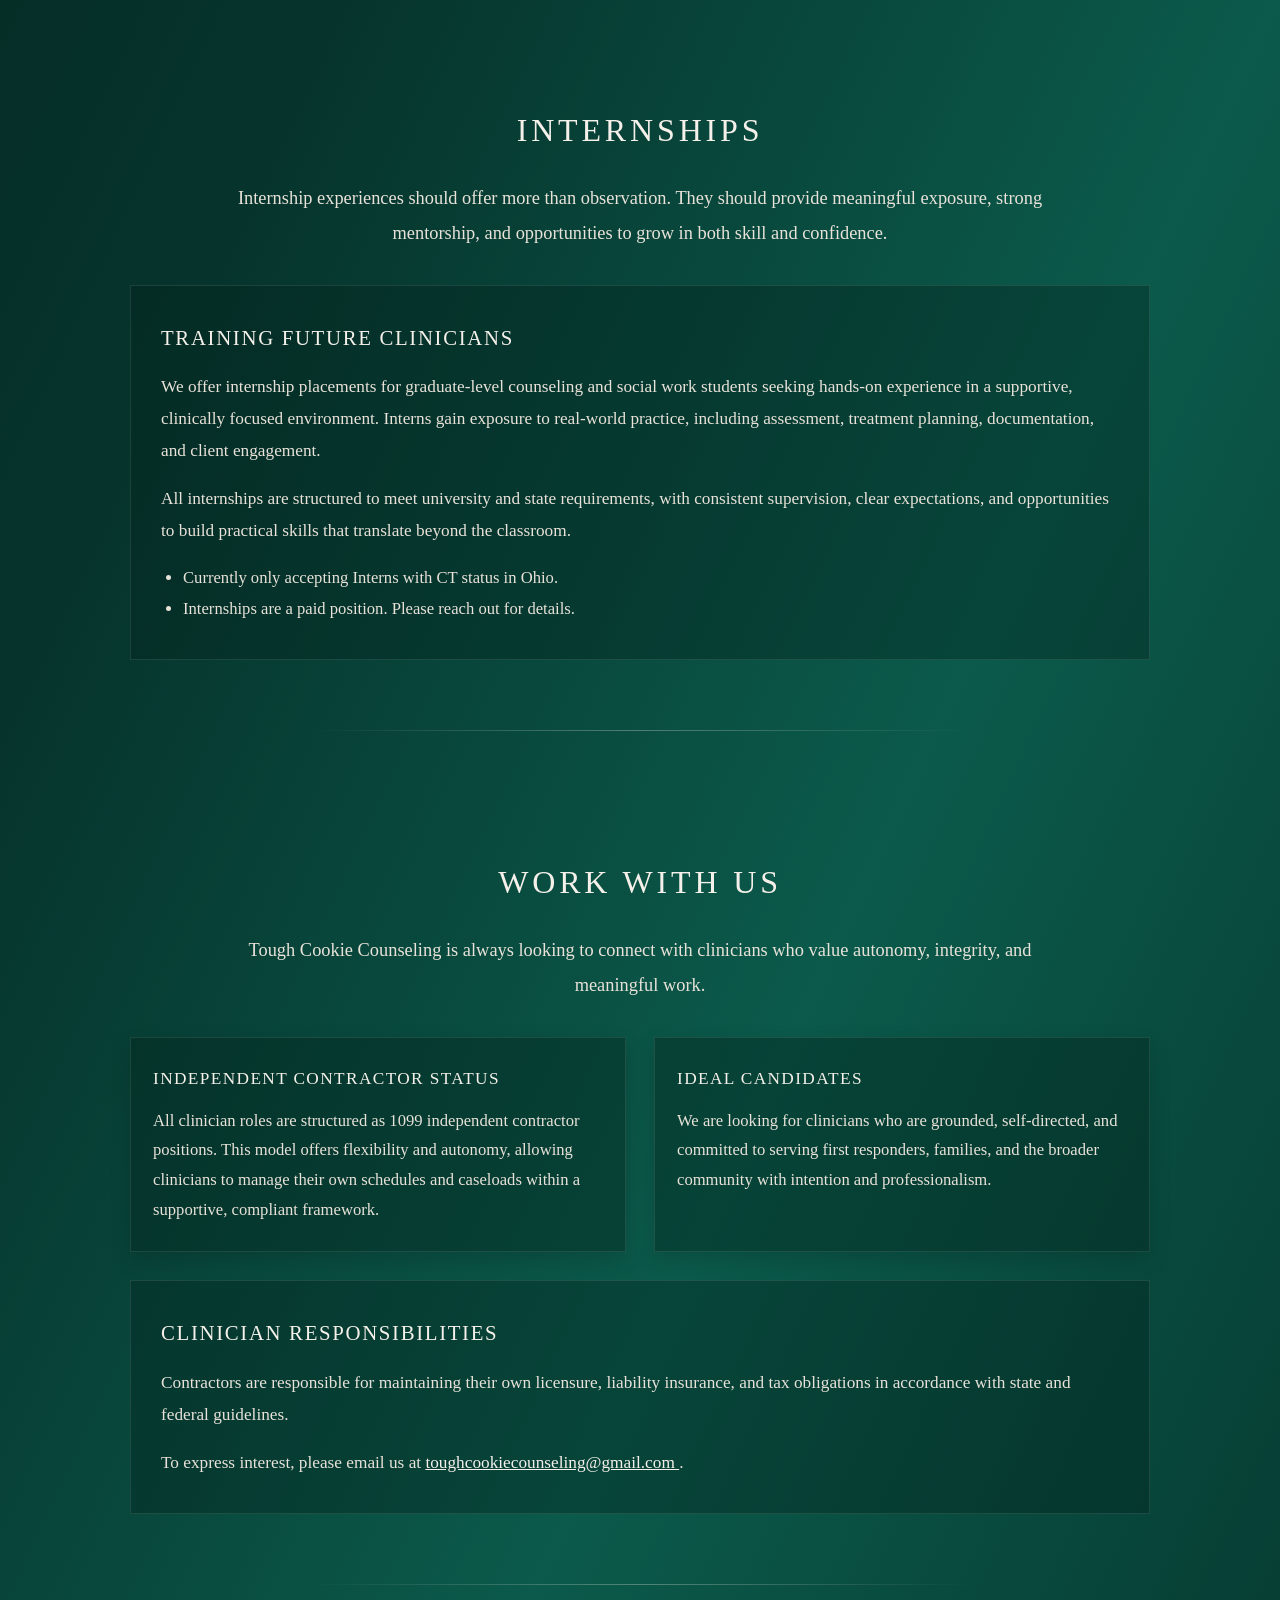
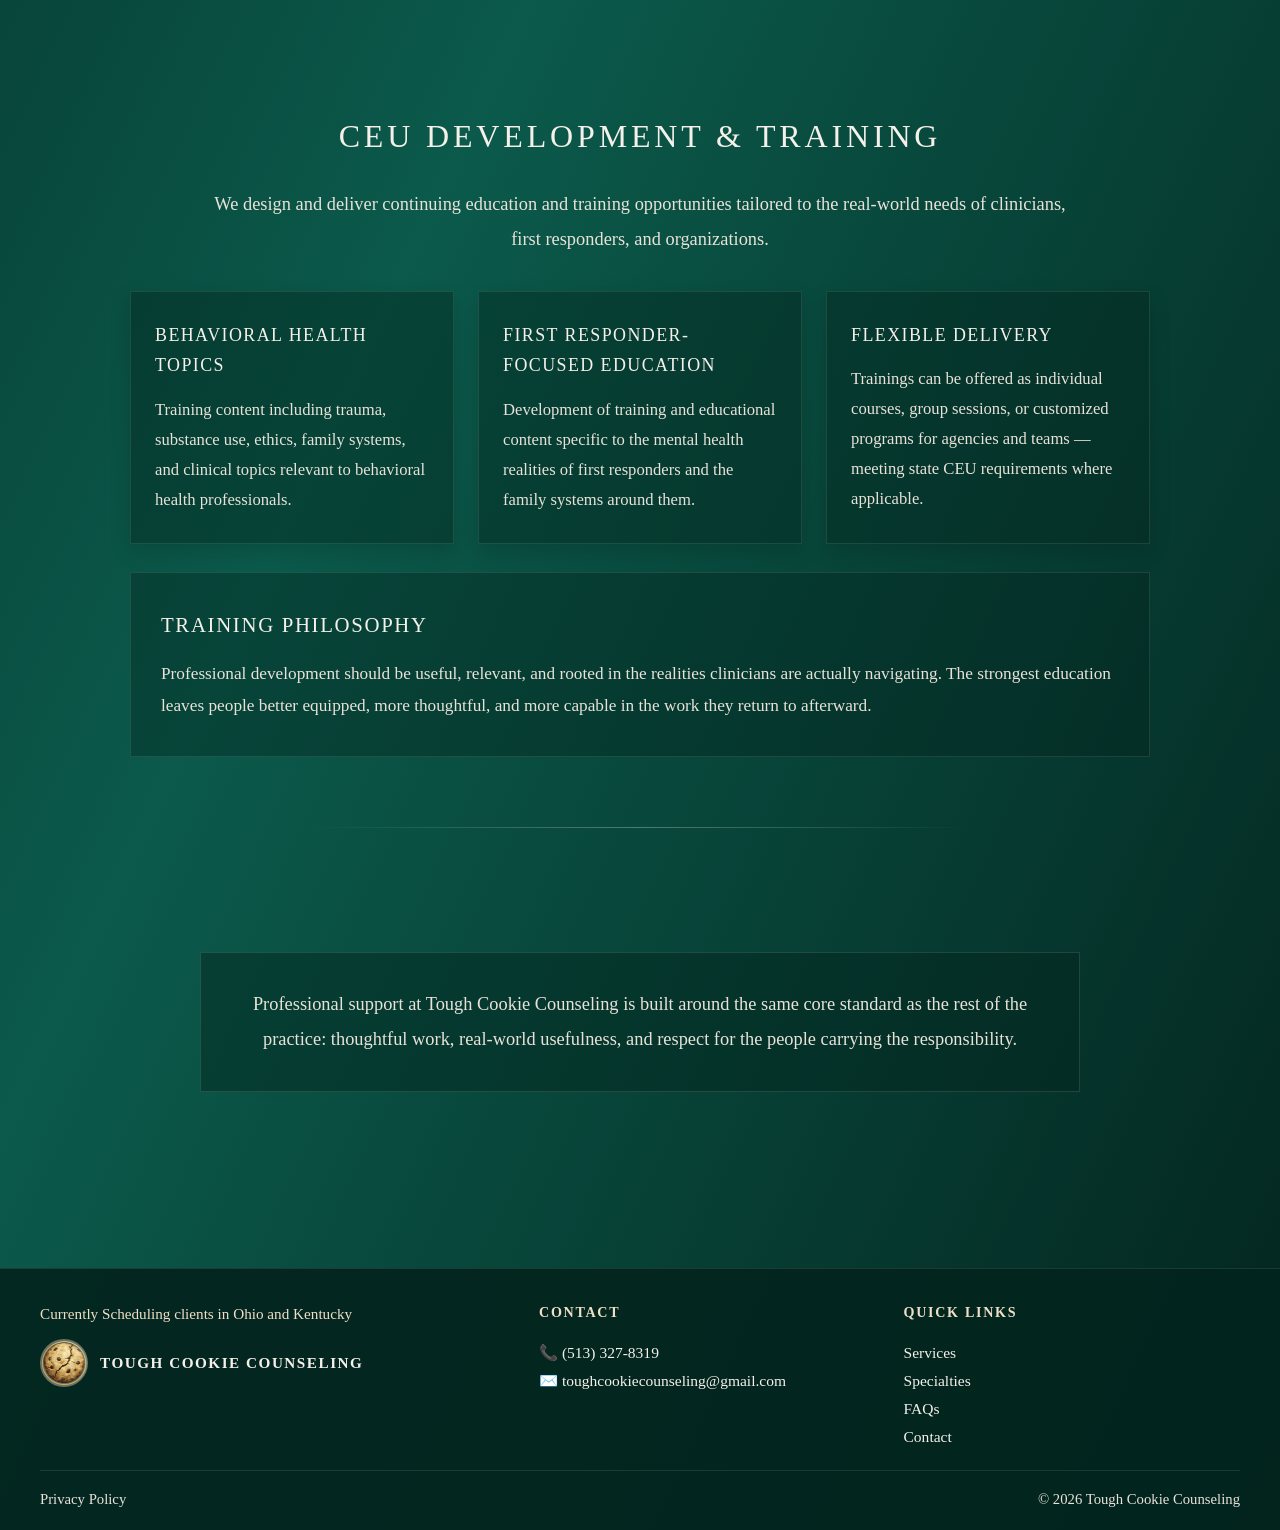
<file: professional.html>
﻿<!DOCTYPE html>
<html lang="en">
<head>
  <meta charset="UTF-8" />
  <meta name="viewport" content="width=device-width, initial-scale=1.0" />
  <meta name="description" content="Professional services from Tough Cookie Counseling — clinical supervision, internships, work with us, and CEU training." />
  <title>Professional | Tough Cookie Counseling</title>
  <link rel="icon" type="image/png" href="assets/images/fav.png" />
  <link rel="stylesheet" href="assets/css/main.css" />
</head>
<body>

  <!-- ── Header ─────────────────────────────────────────── -->
  <header class="navbar">
    <a href="index.html" class="logo-wrap">
      <img src="assets/images/Cookie Logo Only.png" class="navbar-logo" alt="Tough Cookie Counseling logo" />
      <span class="logo-text">Tough Cookie Counseling</span>
    </a>
    <button class="hamburger" id="hamburger" aria-label="Toggle menu" aria-expanded="false">
      <span></span><span></span><span></span>
    </button>
    <nav class="nav-menu" id="navMenu">
      <div class="dropdown">
        <button class="dropbtn">About</button>
        <div class="dropdown-content">
          <a href="about-tcc.html">About Tough Cookie Counseling</a>
          <a href="samantha-battrell.html">Samantha Battrell</a>
        </div>
      </div>
      <div class="dropdown">
        <button class="dropbtn">Services</button>
        <div class="dropdown-content">
          <a href="services.html">Clinical Services</a>
          <a href="services.html#peer-support">Peer Support</a>
          <a href="services.html#consulting">Consulting</a>
        </div>
      </div>
      <div class="dropdown">
        <button class="dropbtn">Professional</button>
        <div class="dropdown-content">
          <a href="professional.html#supervision">Clinical Supervision</a>
          <a href="professional.html#internships">Internships</a>
          <a href="professional.html#work-with-us">Work With Us</a>
          <a href="professional.html#ceu">CEU Development &amp; Training</a>
        </div>
      </div>
      <a href="specialties.html">Specialties</a>
      <a href="faq.html">FAQs</a>
      <a href="contact.html">Contact</a>
    </nav>
  </header>

  <!-- ── Hero Mini ──────────────────────────────────────── -->
  <section class="hero-mini">
    <h1>Professional</h1>
    <p>
      Support for clinicians, students, organizations, and emerging programs seeking guidance that is
      thoughtful, practical, and grounded in real-world experience.
    </p>
    <div class="anchor-links">
      <a href="#supervision">Clinical Supervision</a>
      <a href="#internships">Internships</a>
      <a href="#work-with-us">Work With Us</a>
      <a href="#ceu">CEU Development &amp; Training</a>
    </div>
  </section>

  <!-- ── Main Content ───────────────────────────────────── -->
  <main class="page-content">

    <!-- Supervision -->
    <section class="section" id="supervision">
      <div class="section-content">
        <h2>Clinical Supervision</h2>
        <p class="section-intro">
          Structured, supportive supervision for LPCs working toward independent licensure in Ohio.
          Supervision is grounded in clinical skill development, ethical practice, and real-world application —
          with a focus on helping clinicians grow in both confidence and competence.
        </p>

        <div class="offer-grid">
          <div class="offer-card">
            <h3>Developing Clinical Judgment</h3>
            <p>Support in strengthening case conceptualization, treatment planning, documentation, ethical
            decision-making, and overall confidence in practice.</p>
          </div>
          <div class="offer-card">
            <h3>Reflective Supervision</h3>
            <p>Space to think through difficult cases, emotional responses, countertransference, boundaries,
            and the weight clinicians often carry in the work.</p>
          </div>
          <div class="offer-card">
            <h3>Practice Readiness</h3>
            <p>Guidance for clinicians who want supervision that is not only compliant, but also useful in
            preparing them for sustainable, capable long-term practice.</p>
          </div>
        </div>

        <div class="detail-band">
          <h3>Supervision Rates</h3>
          <div class="rates-row">
            <span>Individual Supervision</span>
            <span>$60 &nbsp;/&nbsp; 1 hour</span>
          </div>
          <div class="rates-row">
            <span>Group Supervision</span>
            <span>$30 &nbsp;/&nbsp; 1.5 hours</span>
          </div>
          <p>
            Supervision meets state requirements and includes regular individual and/or group sessions,
            documentation review, and guidance aligned with Ohio Counselor, Social Worker, and Marriage
            and Family Therapist Board standards.
          </p>
        </div>

        <div class="detail-band">
          <h3>Approach to Supervision</h3>
          <p>
            Supervision is offered with the same values that shape clinical work: honesty, steadiness,
            practical support, and respect for the complexity of the role. The goal is to help clinicians
            grow into thoughtful, grounded professionals — not simply meet minimum requirements.
          </p>
        </div>
      </div>
    </section>

    <!-- Internships -->
    <section class="section" id="internships">
      <div class="section-content">
        <h2>Internships</h2>
        <p class="section-intro">
          Internship experiences should offer more than observation. They should provide meaningful exposure,
          strong mentorship, and opportunities to grow in both skill and confidence.
        </p>

        <div class="detail-band">
          <h3>Training Future Clinicians</h3>
          <p>
            We offer internship placements for graduate-level counseling and social work students seeking
            hands-on experience in a supportive, clinically focused environment. Interns gain exposure to
            real-world practice, including assessment, treatment planning, documentation, and client engagement.
          </p>
          <p>
            All internships are structured to meet university and state requirements, with consistent
            supervision, clear expectations, and opportunities to build practical skills that translate
            beyond the classroom.
          </p>
          <ul class="policy-list">
            <li>Currently only accepting Interns with CT status in Ohio.</li>
            <li>Internships are a paid position. Please reach out for details.</li>
          </ul>
        </div>
      </div>
    </section>

    <!-- Work With Us -->
    <section class="section" id="work-with-us">
      <div class="section-content">
        <h2>Work With Us</h2>
        <p class="section-intro">
          Tough Cookie Counseling is always looking to connect with clinicians who value autonomy,
          integrity, and meaningful work.
        </p>

        <div class="two-column">
          <div class="focus-box">
            <h3>Independent Contractor Status</h3>
            <p>
              All clinician roles are structured as 1099 independent contractor positions. This model
              offers flexibility and autonomy, allowing clinicians to manage their own schedules and
              caseloads within a supportive, compliant framework.
            </p>
          </div>
          <div class="focus-box">
            <h3>Ideal Candidates</h3>
            <p>
              We are looking for clinicians who are grounded, self-directed, and committed to serving
              first responders, families, and the broader community with intention and professionalism.
            </p>
          </div>
        </div>

        <div class="detail-band">
          <h3>Clinician Responsibilities</h3>
          <p>
            Contractors are responsible for maintaining their own licensure, liability insurance, and
            tax obligations in accordance with state and federal guidelines.
          </p>
          <p>
            To express interest, please email us at
            <a href="mailto:toughcookiecounseling@gmail.com" style="color: var(--color-text); text-decoration: underline;">
              toughcookiecounseling@gmail.com
            </a>.
          </p>
        </div>
      </div>
    </section>

    <!-- CEU Development -->
    <section class="section" id="ceu">
      <div class="section-content">
        <h2>CEU Development &amp; Training</h2>
        <p class="section-intro">
          We design and deliver continuing education and training opportunities tailored to the real-world
          needs of clinicians, first responders, and organizations.
        </p>

        <div class="offer-grid">
          <div class="offer-card">
            <h3>Behavioral Health Topics</h3>
            <p>Training content including trauma, substance use, ethics, family systems, and clinical
            topics relevant to behavioral health professionals.</p>
          </div>
          <div class="offer-card">
            <h3>First Responder-Focused Education</h3>
            <p>Development of training and educational content specific to the mental health realities of
            first responders and the family systems around them.</p>
          </div>
          <div class="offer-card">
            <h3>Flexible Delivery</h3>
            <p>Trainings can be offered as individual courses, group sessions, or customized programs
            for agencies and teams — meeting state CEU requirements where applicable.</p>
          </div>
        </div>

        <div class="detail-band">
          <h3>Training Philosophy</h3>
          <p>
            Professional development should be useful, relevant, and rooted in the realities clinicians
            are actually navigating. The strongest education leaves people better equipped, more thoughtful,
            and more capable in the work they return to afterward.
          </p>
        </div>
      </div>
    </section>

    <section class="section">
      <div class="section-content">
        <div class="closing-box">
          <p>
            Professional support at Tough Cookie Counseling is built around the same core standard as the
            rest of the practice: thoughtful work, real-world usefulness, and respect for the people
            carrying the responsibility.
          </p>
        </div>
      </div>
    </section>

  </main>

  <!-- ── Footer ─────────────────────────────────────────── -->
  <footer class="site-footer">
    <div class="footer-grid">
      <div class="footer-brand">
        <div class="footer-scheduling">Currently Scheduling clients in Ohio and Kentucky</div>
        <a class="footer-logo-wrap" href="index.html">
          <img src="assets/images/Cookie Logo Only.png" class="footer-logo-img" alt="Tough Cookie Counseling logo" />
          <span class="footer-logo-text">Tough Cookie Counseling</span>
        </a>
      </div>
      <div class="footer-col">
        <h4>Contact</h4>
        <a href="tel:15133278319">📞 (513) 327-8319</a>
        <a href="mailto:toughcookiecounseling@gmail.com">✉️ toughcookiecounseling@gmail.com</a>
      </div>
      <div class="footer-col">
        <h4>Quick Links</h4>
        <a href="services.html">Services</a>
        <a href="specialties.html">Specialties</a>
        <a href="faq.html">FAQs</a>
        <a href="contact.html">Contact</a>
      </div>
    </div>
    <div class="footer-bottom">
      <div><a href="NOTICEOFPRIVACYPRACTICES.docx" target="_blank">Privacy Policy</a></div>
      <div>© 2026 Tough Cookie Counseling</div>
    </div>
  </footer>

  <script src="assets/js/nav.js"></script>
</body>
</html>
</file>
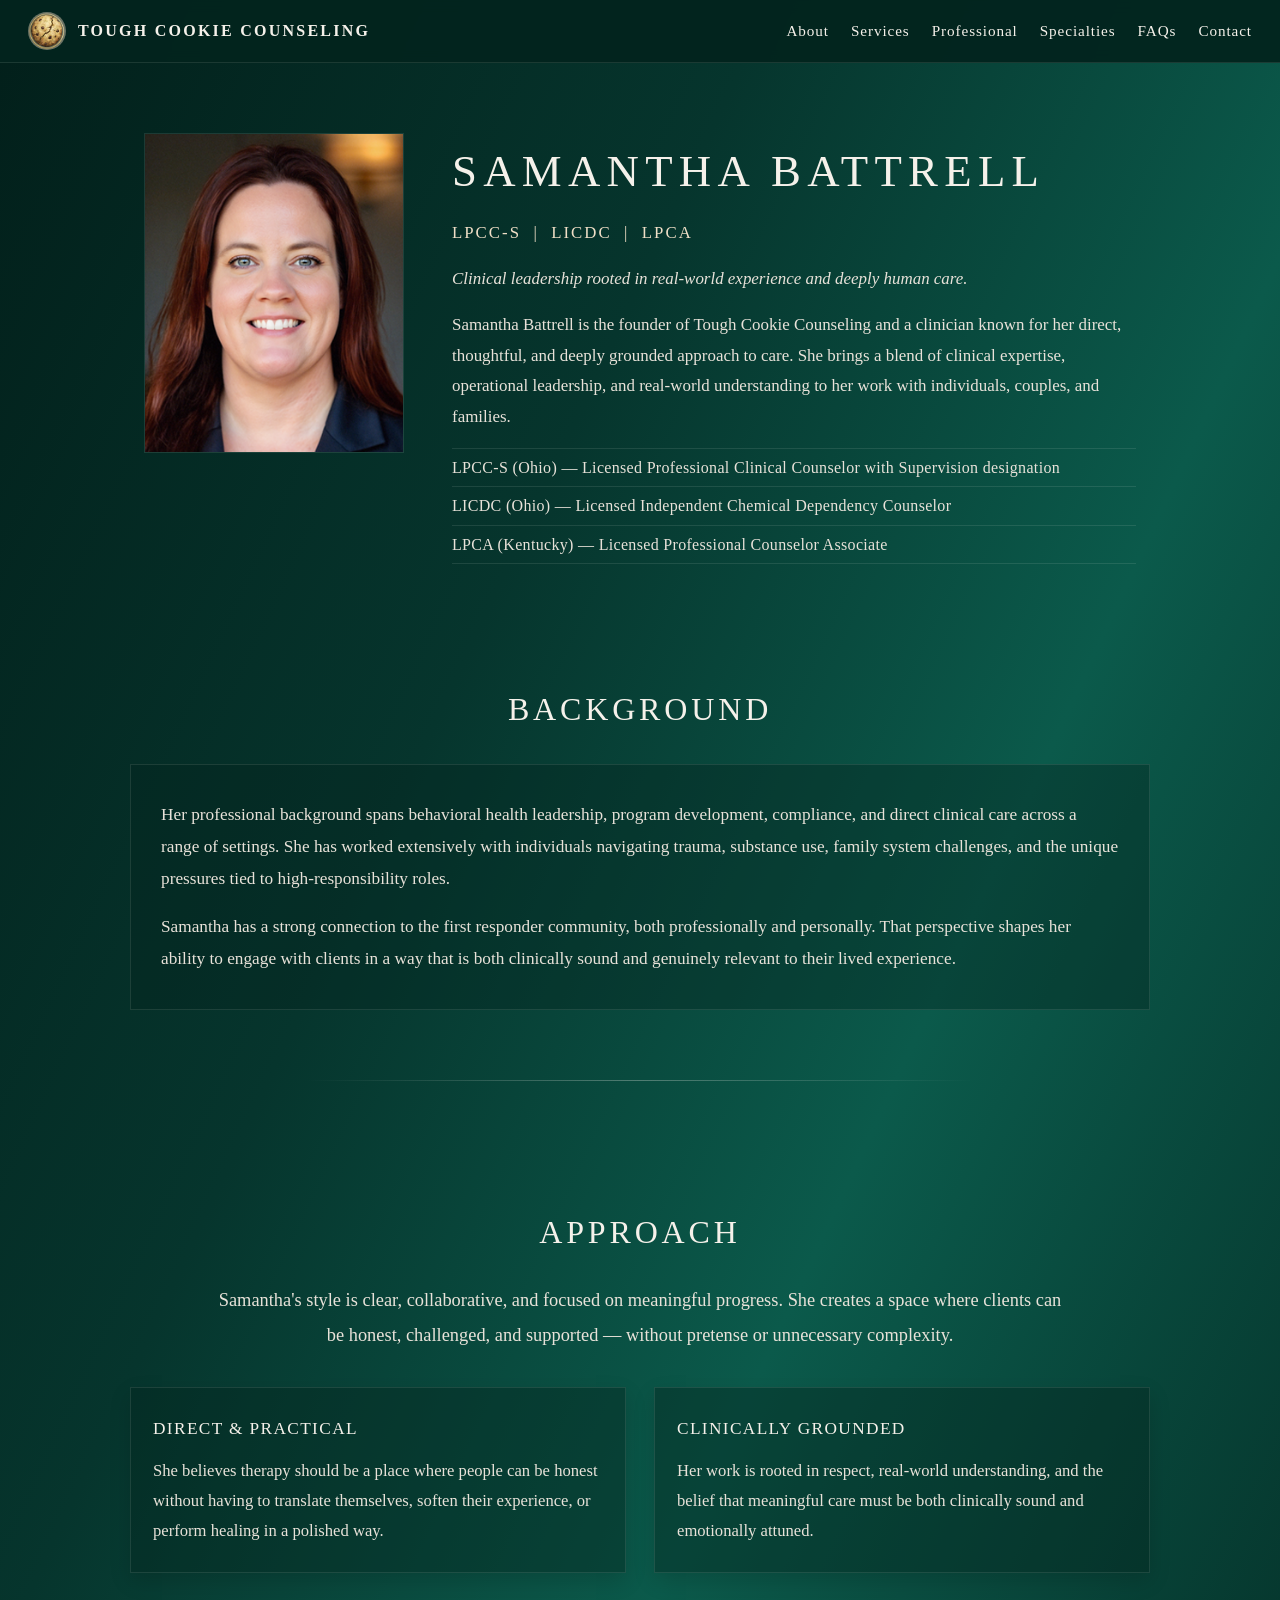
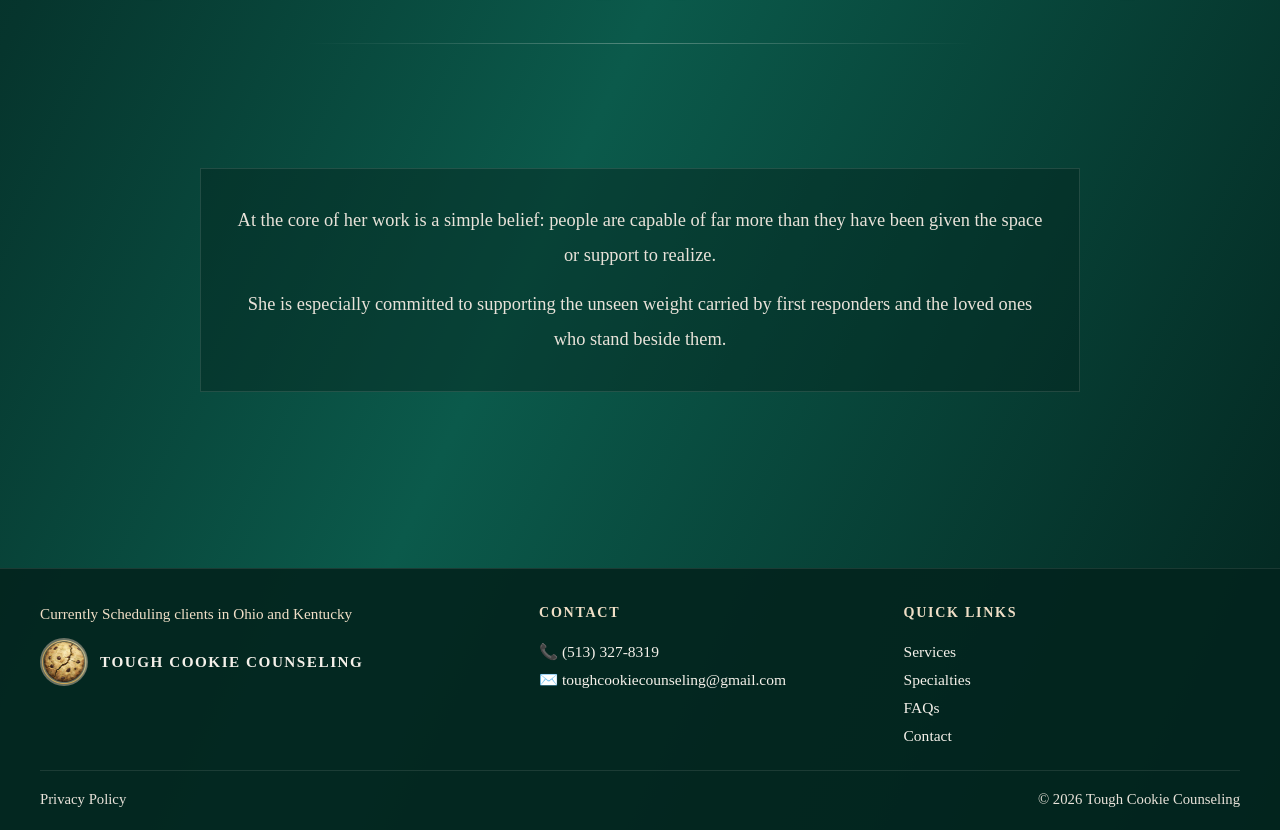
<file: samantha-battrell.html>
﻿<!DOCTYPE html>
<html lang="en">
<head>
  <meta charset="UTF-8" />
  <meta name="viewport" content="width=device-width, initial-scale=1.0" />
  <meta name="description" content="Meet Samantha Battrell, LPCC-S, LICDC, LPCA — founder of Tough Cookie Counseling and specialist in first responder mental health in Ohio and Kentucky." />
  <title>Samantha Battrell | Tough Cookie Counseling</title>
  <link rel="icon" type="image/png" href="assets/images/fav.png" />
  <link rel="stylesheet" href="assets/css/main.css" />
</head>
<body>

  <!-- ── Header ─────────────────────────────────────────── -->
  <header class="navbar">
    <a href="index.html" class="logo-wrap">
      <img src="assets/images/Cookie Logo Only.png" class="navbar-logo" alt="Tough Cookie Counseling logo" />
      <span class="logo-text">Tough Cookie Counseling</span>
    </a>
    <button class="hamburger" id="hamburger" aria-label="Toggle menu" aria-expanded="false">
      <span></span><span></span><span></span>
    </button>
    <nav class="nav-menu" id="navMenu">
      <div class="dropdown">
        <button class="dropbtn">About</button>
        <div class="dropdown-content">
          <a href="about-tcc.html">About Tough Cookie Counseling</a>
          <a href="samantha-battrell.html">Samantha Battrell</a>
        </div>
      </div>
      <div class="dropdown">
        <button class="dropbtn">Services</button>
        <div class="dropdown-content">
          <a href="services.html">Clinical Services</a>
          <a href="services.html#peer-support">Peer Support</a>
          <a href="services.html#consulting">Consulting</a>
        </div>
      </div>
      <div class="dropdown">
        <button class="dropbtn">Professional</button>
        <div class="dropdown-content">
          <a href="professional.html#supervision">Clinical Supervision</a>
          <a href="professional.html#internships">Internships</a>
          <a href="professional.html#work-with-us">Work With Us</a>
          <a href="professional.html#ceu">CEU Development &amp; Training</a>
        </div>
      </div>
      <a href="specialties.html">Specialties</a>
      <a href="faq.html">FAQs</a>
      <a href="contact.html">Contact</a>
    </nav>
  </header>

  <!-- ── Bio Hero ───────────────────────────────────────── -->
  <div class="bio-hero">
    <img src="assets/images/Samantha.png" class="bio-photo" alt="Samantha Battrell, LPCC-S" />
    <div class="bio-text">
      <h1>Samantha Battrell</h1>
      <div class="bio-credentials">LPCC-S &nbsp;|&nbsp; LICDC &nbsp;|&nbsp; LPCA</div>
      <p class="bio-tagline">
        Clinical leadership rooted in real-world experience and deeply human care.
      </p>
      <p>
        Samantha Battrell is the founder of Tough Cookie Counseling and a clinician known for her direct,
        thoughtful, and deeply grounded approach to care. She brings a blend of clinical expertise,
        operational leadership, and real-world understanding to her work with individuals, couples, and families.
      </p>
      <ul class="credentials-list">
        <li>LPCC-S (Ohio) — Licensed Professional Clinical Counselor with Supervision designation</li>
        <li>LICDC (Ohio) — Licensed Independent Chemical Dependency Counselor</li>
        <li>LPCA (Kentucky) — Licensed Professional Counselor Associate</li>
      </ul>
    </div>
  </div>

  <!-- ── Main Content ───────────────────────────────────── -->
  <main class="page-content">

    <section class="section">
      <div class="section-content">
        <h2>Background</h2>
        <div class="detail-band">
          <p>
            Her professional background spans behavioral health leadership, program development, compliance,
            and direct clinical care across a range of settings. She has worked extensively with individuals
            navigating trauma, substance use, family system challenges, and the unique pressures tied to
            high-responsibility roles.
          </p>
          <p>
            Samantha has a strong connection to the first responder community, both professionally and
            personally. That perspective shapes her ability to engage with clients in a way that is both
            clinically sound and genuinely relevant to their lived experience.
          </p>
        </div>
      </div>
    </section>

    <section class="section">
      <div class="section-content">
        <h2>Approach</h2>
        <p class="section-intro">
          Samantha's style is clear, collaborative, and focused on meaningful progress. She creates a space
          where clients can be honest, challenged, and supported — without pretense or unnecessary complexity.
        </p>
        <div class="two-column">
          <div class="focus-box">
            <h3>Direct &amp; Practical</h3>
            <p>
              She believes therapy should be a place where people can be honest without having to translate
              themselves, soften their experience, or perform healing in a polished way.
            </p>
          </div>
          <div class="focus-box">
            <h3>Clinically Grounded</h3>
            <p>
              Her work is rooted in respect, real-world understanding, and the belief that meaningful care
              must be both clinically sound and emotionally attuned.
            </p>
          </div>
        </div>
      </div>
    </section>


    <section class="section">
      <div class="section-content">
        <div class="closing-box">
          <p>At the core of her work is a simple belief: people are capable of far more than they have been given the space or support to realize.</p>
          <p>She is especially committed to supporting the unseen weight carried by first responders and the loved ones who stand beside them.</p>
        </div>
      </div>
    </section>

  </main>

  <!-- ── Footer ─────────────────────────────────────────── -->
  <footer class="site-footer">
    <div class="footer-grid">
      <div class="footer-brand">
        <div class="footer-scheduling">Currently Scheduling clients in Ohio and Kentucky</div>
        <a class="footer-logo-wrap" href="index.html">
          <img src="assets/images/Cookie Logo Only.png" class="footer-logo-img" alt="Tough Cookie Counseling logo" />
          <span class="footer-logo-text">Tough Cookie Counseling</span>
        </a>
      </div>
      <div class="footer-col">
        <h4>Contact</h4>
        <a href="tel:15133278319">📞 (513) 327-8319</a>
        <a href="mailto:toughcookiecounseling@gmail.com">✉️ toughcookiecounseling@gmail.com</a>
      </div>
      <div class="footer-col">
        <h4>Quick Links</h4>
        <a href="services.html">Services</a>
        <a href="specialties.html">Specialties</a>
        <a href="faq.html">FAQs</a>
        <a href="contact.html">Contact</a>
      </div>
    </div>
    <div class="footer-bottom">
      <div><a href="NOTICEOFPRIVACYPRACTICES.docx" target="_blank">Privacy Policy</a></div>
      <div>© 2026 Tough Cookie Counseling</div>
    </div>
  </footer>

  <script src="assets/js/nav.js"></script>
</body>
</html>
</file>
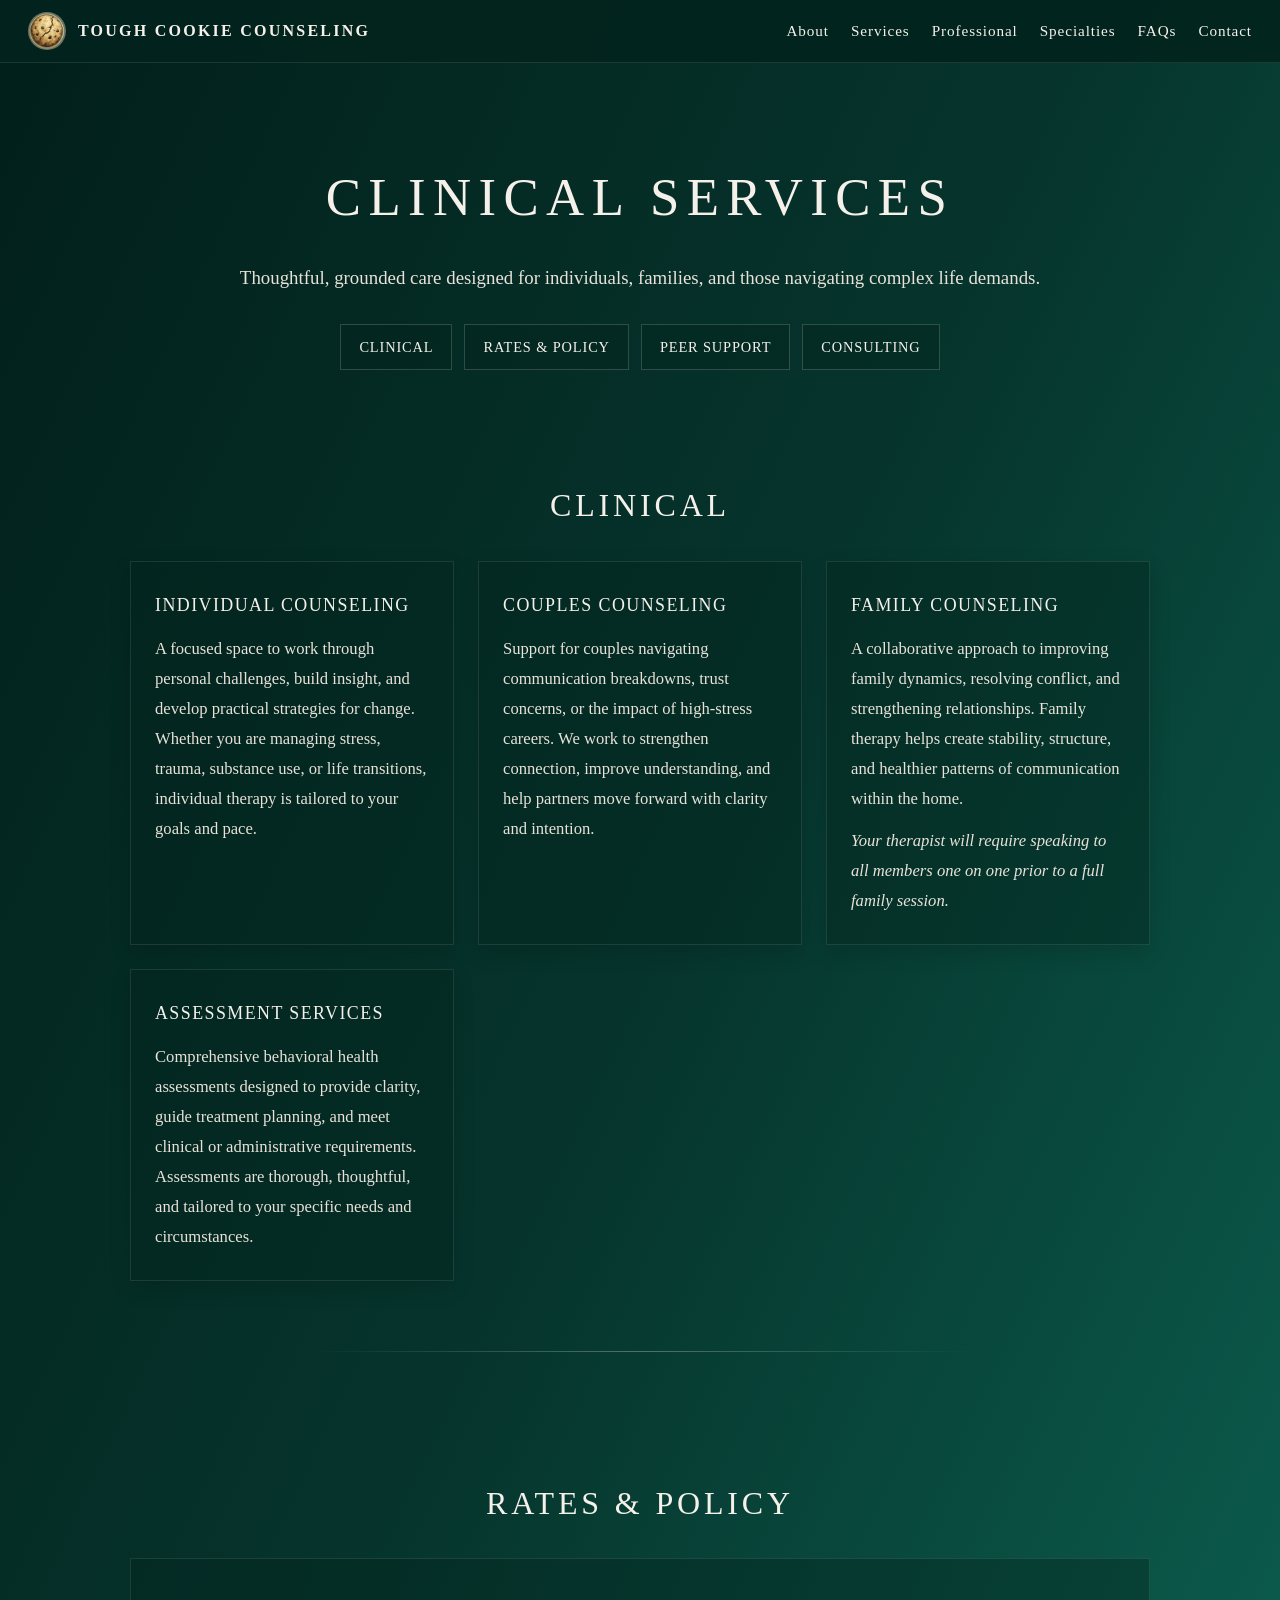
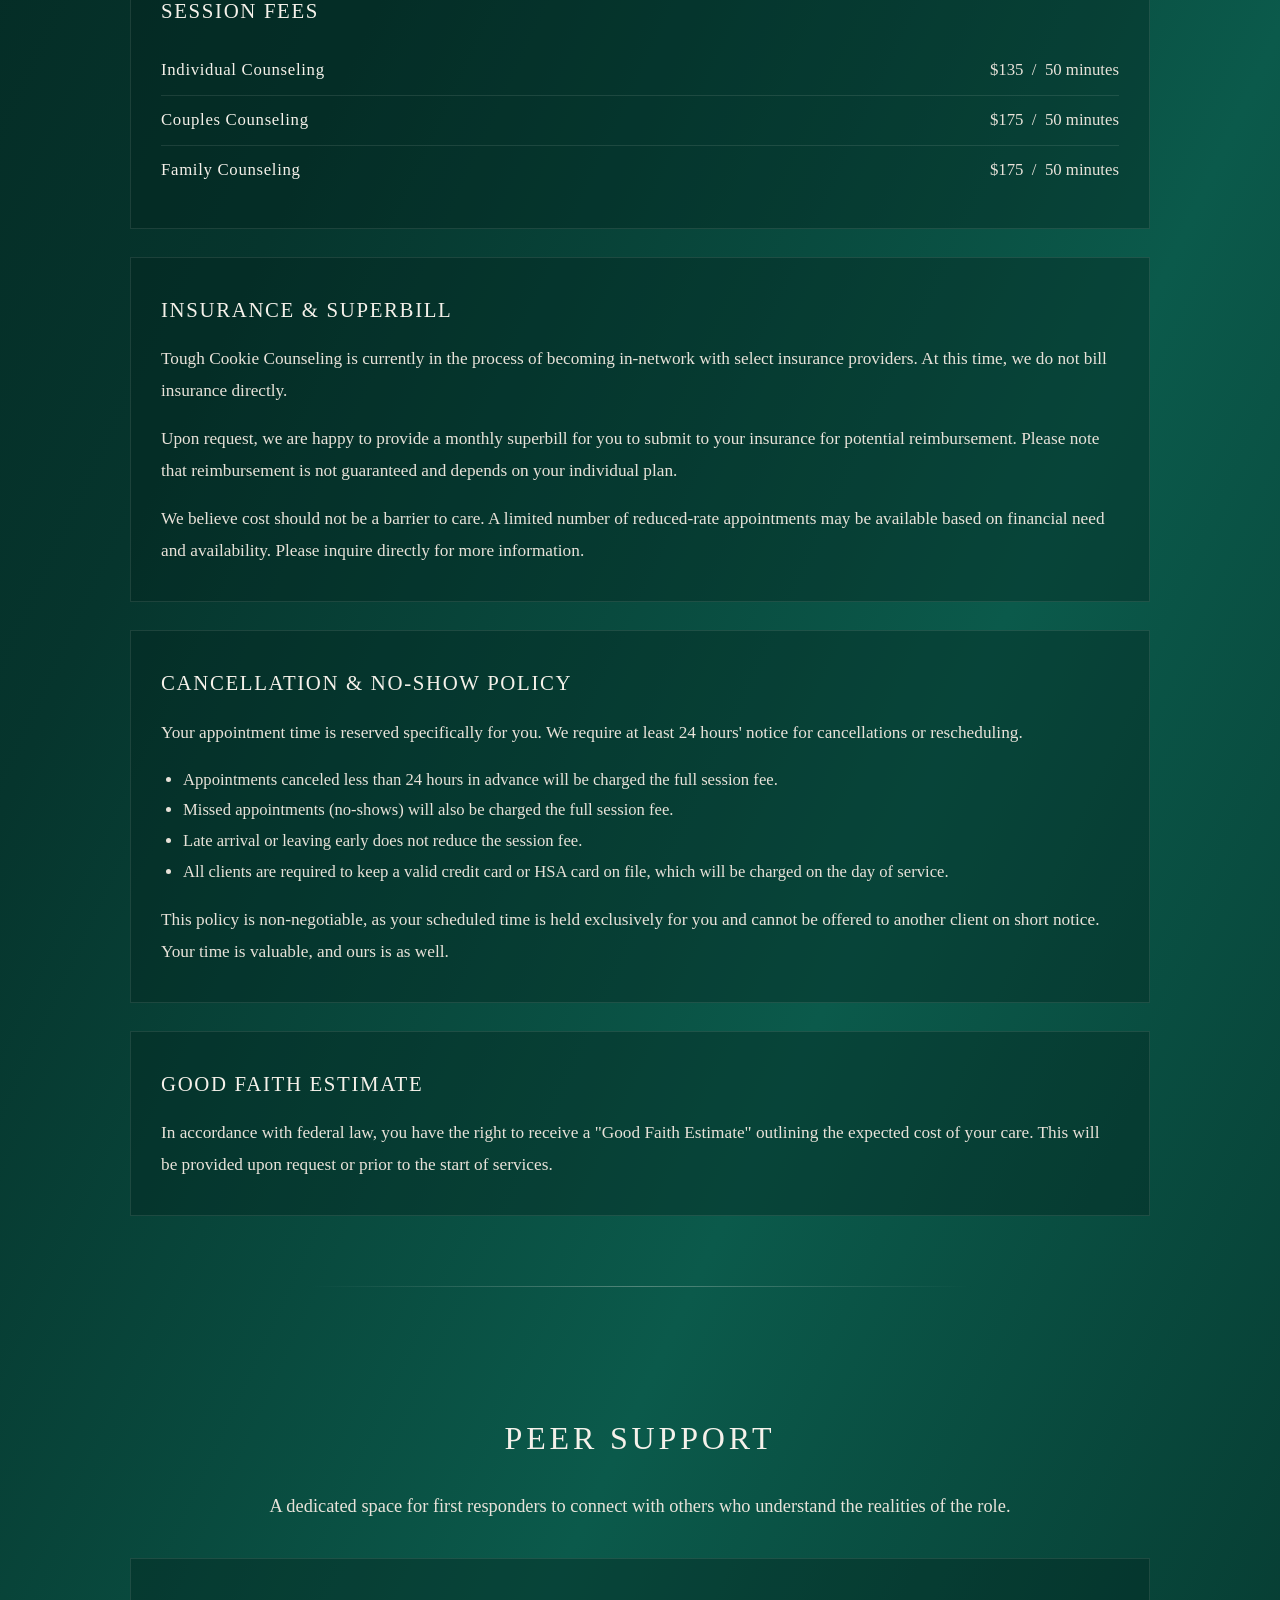
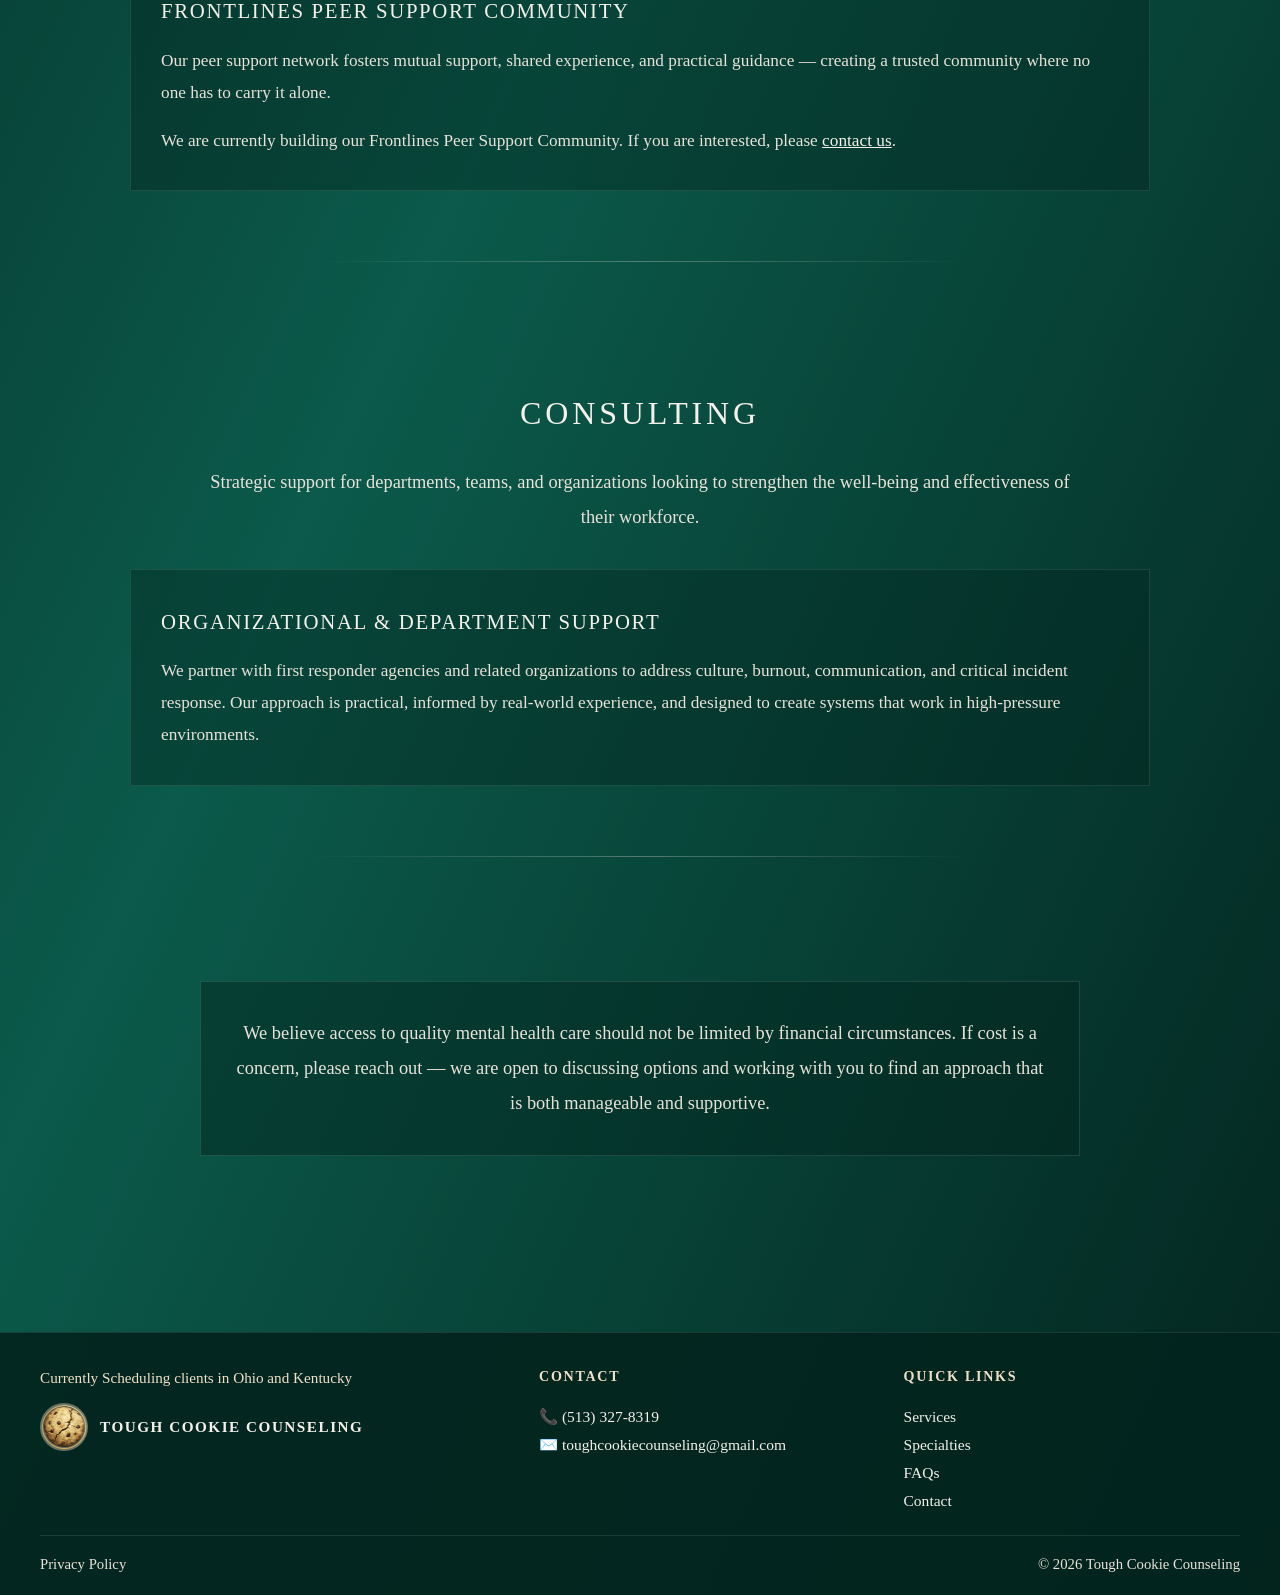
<file: services.html>
﻿<!DOCTYPE html>
<html lang="en">
<head>
  <meta charset="UTF-8" />
  <meta name="viewport" content="width=device-width, initial-scale=1.0" />
  <meta name="description" content="Clinical services, rates, peer support, and consulting offered by Tough Cookie Counseling in Ohio and Kentucky." />
  <title>Services | Tough Cookie Counseling</title>
  <link rel="icon" type="image/png" href="assets/images/fav.png" />
  <link rel="stylesheet" href="assets/css/main.css" />
</head>
<body>

  <!-- ── Header ─────────────────────────────────────────── -->
  <header class="navbar">
    <a href="index.html" class="logo-wrap">
      <img src="assets/images/Cookie Logo Only.png" class="navbar-logo" alt="Tough Cookie Counseling logo" />
      <span class="logo-text">Tough Cookie Counseling</span>
    </a>
    <button class="hamburger" id="hamburger" aria-label="Toggle menu" aria-expanded="false">
      <span></span><span></span><span></span>
    </button>
    <nav class="nav-menu" id="navMenu">
      <div class="dropdown">
        <button class="dropbtn">About</button>
        <div class="dropdown-content">
          <a href="about-tcc.html">About Tough Cookie Counseling</a>
          <a href="samantha-battrell.html">Samantha Battrell</a>
        </div>
      </div>
      <div class="dropdown">
        <button class="dropbtn">Services</button>
        <div class="dropdown-content">
          <a href="services.html">Clinical Services</a>
          <a href="services.html#peer-support">Peer Support</a>
          <a href="services.html#consulting">Consulting</a>
        </div>
      </div>
      <div class="dropdown">
        <button class="dropbtn">Professional</button>
        <div class="dropdown-content">
          <a href="professional.html#supervision">Clinical Supervision</a>
          <a href="professional.html#internships">Internships</a>
          <a href="professional.html#work-with-us">Work With Us</a>
          <a href="professional.html#ceu">CEU Development &amp; Training</a>
        </div>
      </div>
      <a href="specialties.html">Specialties</a>
      <a href="faq.html">FAQs</a>
      <a href="contact.html">Contact</a>
    </nav>
  </header>

  <!-- ── Hero Mini ──────────────────────────────────────── -->
  <section class="hero-mini">
    <h1>Clinical Services</h1>
    <p>Thoughtful, grounded care designed for individuals, families, and those navigating complex life demands.</p>
    <div class="anchor-links">
      <a href="#clinical">Clinical</a>
      <a href="#rates">Rates &amp; Policy</a>
      <a href="#peer-support">Peer Support</a>
      <a href="#consulting">Consulting</a>
    </div>
  </section>

  <!-- ── Main Content ───────────────────────────────────── -->
  <main class="page-content">

    <!-- Clinical Services -->
    <section class="section" id="clinical">
      <div class="section-content">
        <h2>Clinical</h2>
        <div class="offer-grid">

          <div class="offer-card">
            <h3>Individual Counseling</h3>
            <p>
              A focused space to work through personal challenges, build insight, and develop practical strategies
              for change. Whether you are managing stress, trauma, substance use, or life transitions, individual
              therapy is tailored to your goals and pace.
            </p>
          </div>

          <div class="offer-card">
            <h3>Couples Counseling</h3>
            <p>
              Support for couples navigating communication breakdowns, trust concerns, or the impact of high-stress
              careers. We work to strengthen connection, improve understanding, and help partners move forward with
              clarity and intention.
            </p>
          </div>

          <div class="offer-card">
            <h3>Family Counseling</h3>
            <p>
              A collaborative approach to improving family dynamics, resolving conflict, and strengthening
              relationships. Family therapy helps create stability, structure, and healthier patterns of
              communication within the home.
            </p>
            <p><em>Your therapist will require speaking to all members one on one prior to a full family session.</em></p>
          </div>

          <div class="offer-card">
            <h3>Assessment Services</h3>
            <p>
              Comprehensive behavioral health assessments designed to provide clarity, guide treatment planning,
              and meet clinical or administrative requirements. Assessments are thorough, thoughtful, and tailored
              to your specific needs and circumstances.
            </p>
          </div>

        </div>
      </div>
    </section>

    <!-- Rates & Policy -->
    <section class="section" id="rates">
      <div class="section-content">
        <h2>Rates &amp; Policy</h2>

        <div class="rates-band">
          <h3>Session Fees</h3>
          <div class="rates-row">
            <span>Individual Counseling</span>
            <span>$135 &nbsp;/&nbsp; 50 minutes</span>
          </div>
          <div class="rates-row">
            <span>Couples Counseling</span>
            <span>$175 &nbsp;/&nbsp; 50 minutes</span>
          </div>
          <div class="rates-row">
            <span>Family Counseling</span>
            <span>$175 &nbsp;/&nbsp; 50 minutes</span>
          </div>
        </div>

        <div class="detail-band">
          <h3>Insurance &amp; Superbill</h3>
          <p>
            Tough Cookie Counseling is currently in the process of becoming in-network with select insurance
            providers. At this time, we do not bill insurance directly.
          </p>
          <p>
            Upon request, we are happy to provide a monthly superbill for you to submit to your insurance for
            potential reimbursement. Please note that reimbursement is not guaranteed and depends on your
            individual plan.
          </p>
          <p>
            We believe cost should not be a barrier to care. A limited number of reduced-rate appointments may
            be available based on financial need and availability. Please inquire directly for more information.
          </p>
        </div>

        <div class="detail-band">
          <h3>Cancellation &amp; No-Show Policy</h3>
          <p>Your appointment time is reserved specifically for you. We require at least 24 hours' notice for
          cancellations or rescheduling.</p>
          <ul class="policy-list">
            <li>Appointments canceled less than 24 hours in advance will be charged the full session fee.</li>
            <li>Missed appointments (no-shows) will also be charged the full session fee.</li>
            <li>Late arrival or leaving early does not reduce the session fee.</li>
            <li>All clients are required to keep a valid credit card or HSA card on file, which will be
            charged on the day of service.</li>
          </ul>
          <p>
            This policy is non-negotiable, as your scheduled time is held exclusively for you and cannot be
            offered to another client on short notice. Your time is valuable, and ours is as well.
          </p>
        </div>

        <div class="detail-band">
          <h3>Good Faith Estimate</h3>
          <p>
            In accordance with federal law, you have the right to receive a "Good Faith Estimate" outlining
            the expected cost of your care. This will be provided upon request or prior to the start of services.
          </p>
        </div>

      </div>
    </section>

    <!-- Peer Support -->
    <section class="section" id="peer-support">
      <div class="section-content">
        <h2>Peer Support</h2>
        <p class="section-intro">
          A dedicated space for first responders to connect with others who understand the realities of the role.
        </p>
        <div class="detail-band">
          <h3>Frontlines Peer Support Community</h3>
          <p>
            Our peer support network fosters mutual support, shared experience, and practical guidance —
            creating a trusted community where no one has to carry it alone.
          </p>
          <p>
            We are currently building our Frontlines Peer Support Community. If you are interested,
            please <a href="contact.html" style="color: var(--color-text); text-decoration: underline;">contact us</a>.
          </p>
        </div>
      </div>
    </section>

    <!-- Consulting -->
    <section class="section" id="consulting">
      <div class="section-content">
        <h2>Consulting</h2>
        <p class="section-intro">
          Strategic support for departments, teams, and organizations looking to strengthen the well-being
          and effectiveness of their workforce.
        </p>
        <div class="detail-band">
          <h3>Organizational &amp; Department Support</h3>
          <p>
            We partner with first responder agencies and related organizations to address culture, burnout,
            communication, and critical incident response. Our approach is practical, informed by real-world
            experience, and designed to create systems that work in high-pressure environments.
          </p>
        </div>
      </div>
    </section>

    <section class="section">
      <div class="section-content">
        <div class="closing-box">
          <p>
            We believe access to quality mental health care should not be limited by financial circumstances.
            If cost is a concern, please reach out — we are open to discussing options and working with you
            to find an approach that is both manageable and supportive.
          </p>
        </div>
      </div>
    </section>

  </main>

  <!-- ── Footer ─────────────────────────────────────────── -->
  <footer class="site-footer">
    <div class="footer-grid">
      <div class="footer-brand">
        <div class="footer-scheduling">Currently Scheduling clients in Ohio and Kentucky</div>
        <a class="footer-logo-wrap" href="index.html">
          <img src="assets/images/Cookie Logo Only.png" class="footer-logo-img" alt="Tough Cookie Counseling logo" />
          <span class="footer-logo-text">Tough Cookie Counseling</span>
        </a>
      </div>
      <div class="footer-col">
        <h4>Contact</h4>
        <a href="tel:15133278319">📞 (513) 327-8319</a>
        <a href="mailto:toughcookiecounseling@gmail.com">✉️ toughcookiecounseling@gmail.com</a>
      </div>
      <div class="footer-col">
        <h4>Quick Links</h4>
        <a href="services.html">Services</a>
        <a href="specialties.html">Specialties</a>
        <a href="faq.html">FAQs</a>
        <a href="contact.html">Contact</a>
      </div>
    </div>
    <div class="footer-bottom">
      <div><a href="NOTICEOFPRIVACYPRACTICES.docx" target="_blank">Privacy Policy</a></div>
      <div>© 2026 Tough Cookie Counseling</div>
    </div>
  </footer>

  <script src="assets/js/nav.js"></script>
</body>
</html>
</file>
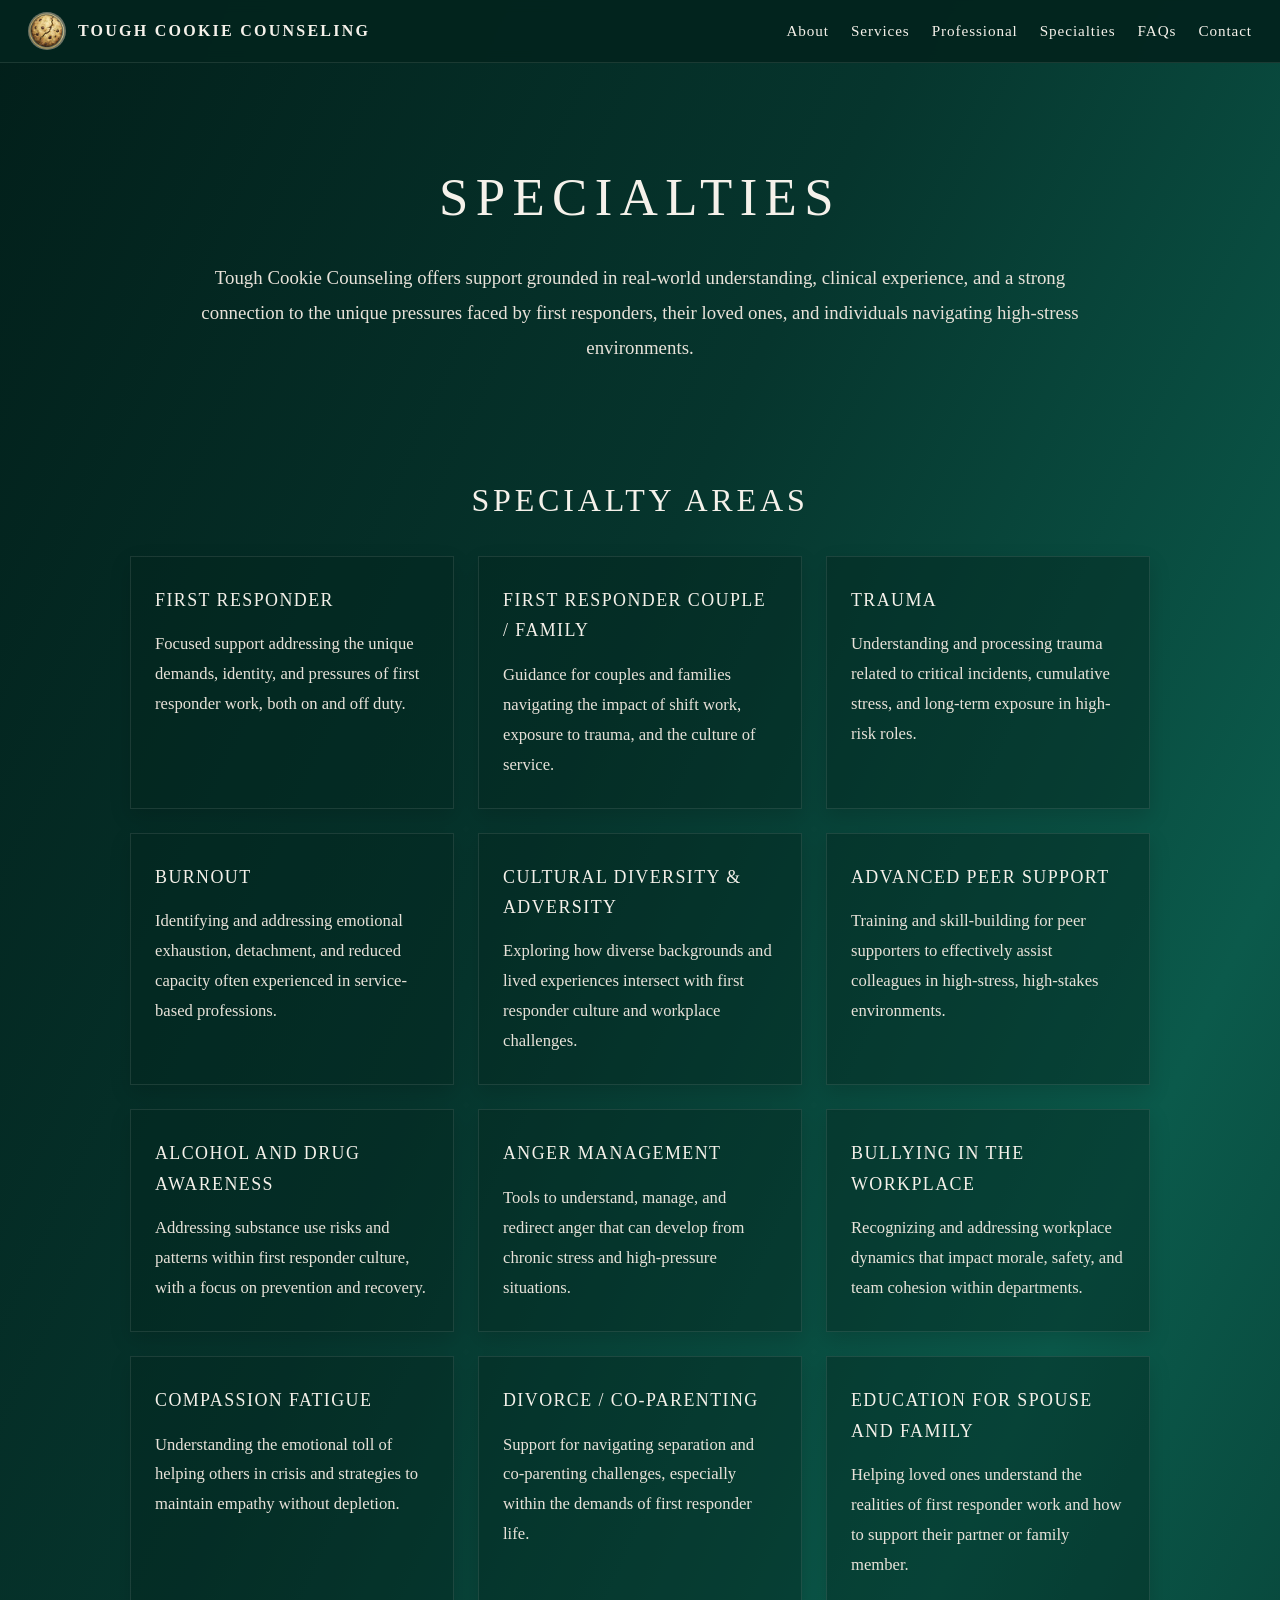
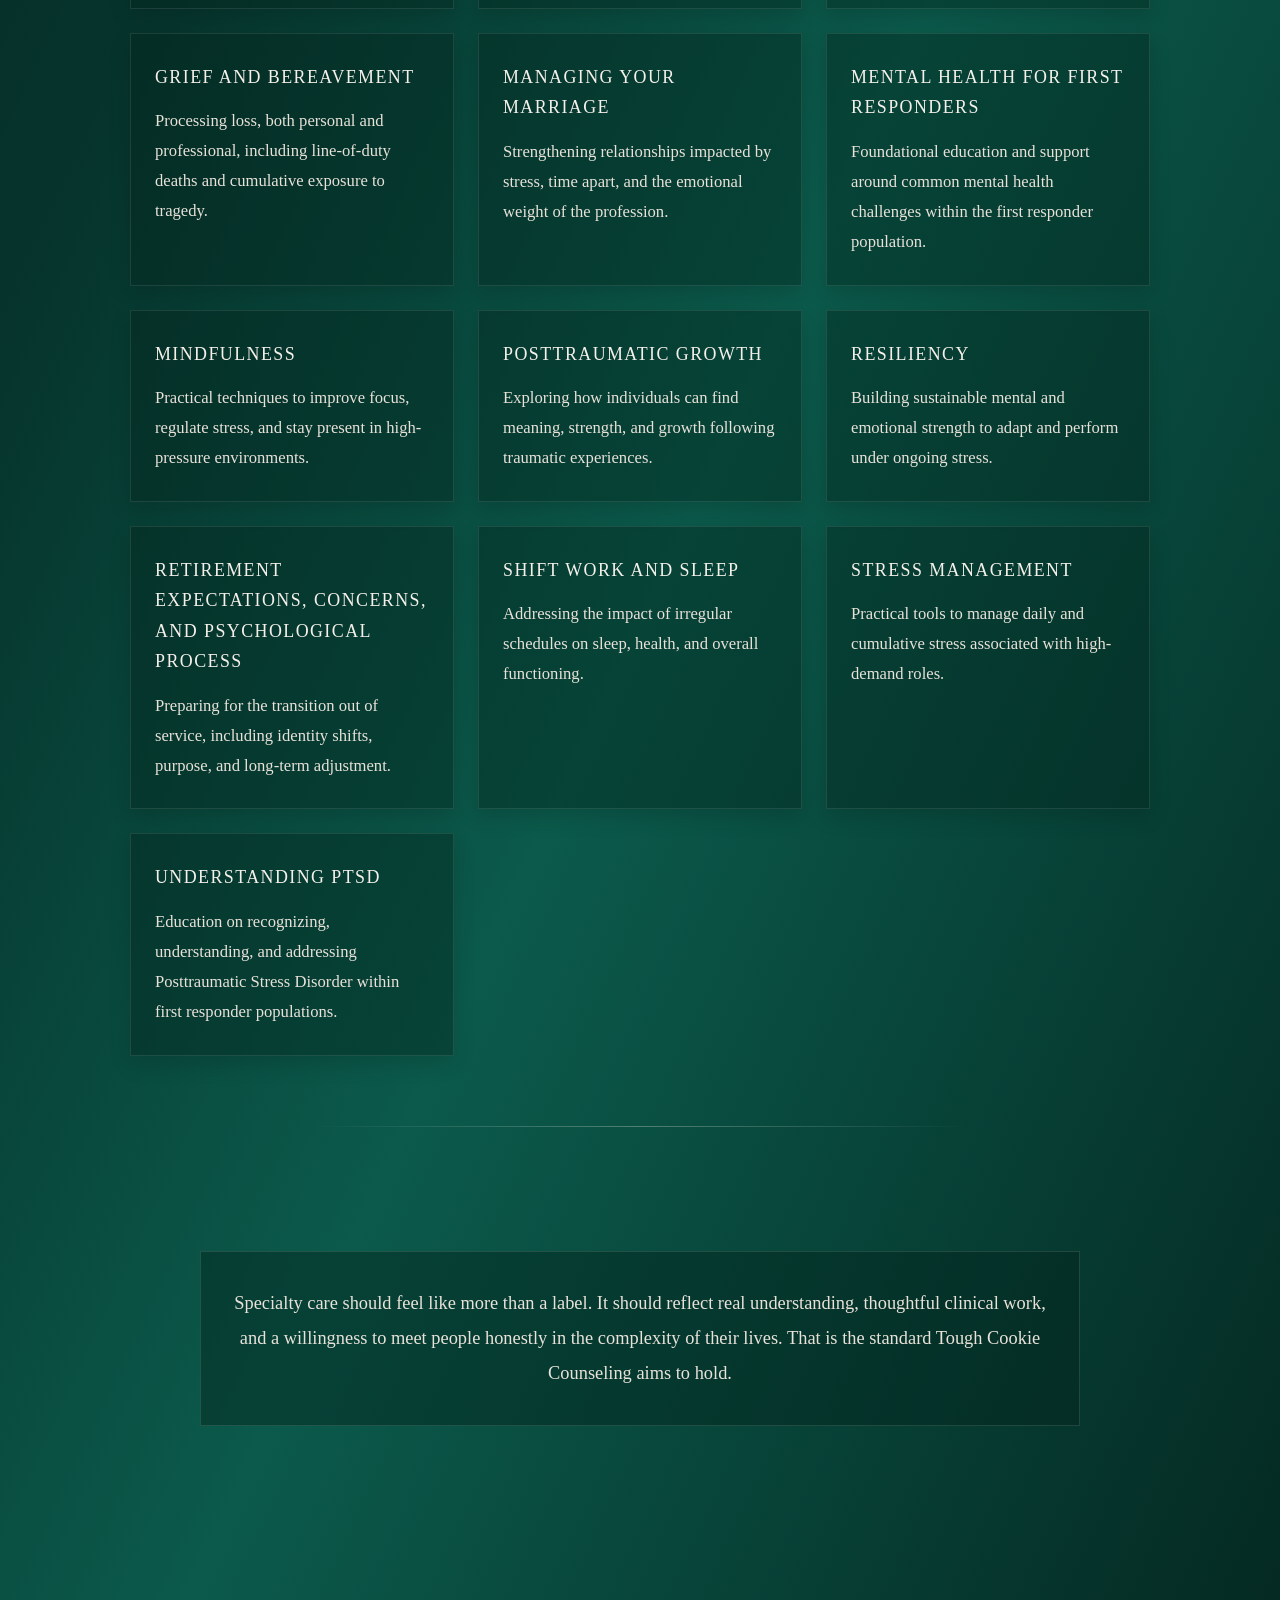
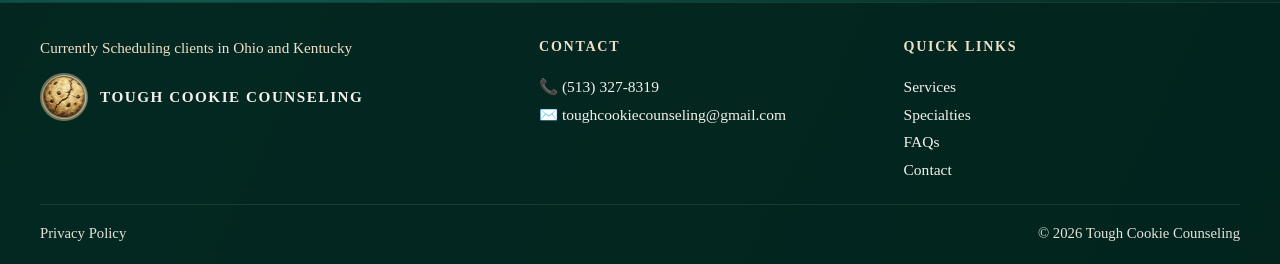
<file: specialties.html>
﻿<!DOCTYPE html>
<html lang="en">
<head>
  <meta charset="UTF-8" />
  <meta name="viewport" content="width=device-width, initial-scale=1.0" />
  <meta name="description" content="Specialty areas at Tough Cookie Counseling — first responders, trauma, burnout, families, and more in Ohio and Kentucky." />
  <title>Specialties | Tough Cookie Counseling</title>
  <link rel="icon" type="image/png" href="assets/images/fav.png" />
  <link rel="stylesheet" href="assets/css/main.css" />
</head>
<body>

  <!-- ── Header ─────────────────────────────────────────── -->
  <header class="navbar">
    <a href="index.html" class="logo-wrap">
      <img src="assets/images/Cookie Logo Only.png" class="navbar-logo" alt="Tough Cookie Counseling logo" />
      <span class="logo-text">Tough Cookie Counseling</span>
    </a>
    <button class="hamburger" id="hamburger" aria-label="Toggle menu" aria-expanded="false">
      <span></span><span></span><span></span>
    </button>
    <nav class="nav-menu" id="navMenu">
      <div class="dropdown">
        <button class="dropbtn">About</button>
        <div class="dropdown-content">
          <a href="about-tcc.html">About Tough Cookie Counseling</a>
          <a href="samantha-battrell.html">Samantha Battrell</a>
        </div>
      </div>
      <div class="dropdown">
        <button class="dropbtn">Services</button>
        <div class="dropdown-content">
          <a href="services.html">Clinical Services</a>
          <a href="services.html#peer-support">Peer Support</a>
          <a href="services.html#consulting">Consulting</a>
        </div>
      </div>
      <div class="dropdown">
        <button class="dropbtn">Professional</button>
        <div class="dropdown-content">
          <a href="professional.html#supervision">Clinical Supervision</a>
          <a href="professional.html#internships">Internships</a>
          <a href="professional.html#work-with-us">Work With Us</a>
          <a href="professional.html#ceu">CEU Development &amp; Training</a>
        </div>
      </div>
      <a href="specialties.html">Specialties</a>
      <a href="faq.html">FAQs</a>
      <a href="contact.html">Contact</a>
    </nav>
  </header>

  <!-- ── Hero Mini ──────────────────────────────────────── -->
  <section class="hero-mini">
    <h1>Specialties</h1>
    <p>
      Tough Cookie Counseling offers support grounded in real-world understanding, clinical experience,
      and a strong connection to the unique pressures faced by first responders, their loved ones,
      and individuals navigating high-stress environments.
    </p>
  </section>

  <!-- ── Main Content ───────────────────────────────────── -->
  <main class="page-content">

    <section class="section">
      <div class="section-content">
        <h2>Specialty Areas</h2>
        <div class="specialty-grid">

          <div class="specialty-card" id="first-responder">
            <h3>First Responder</h3>
            <p>Focused support addressing the unique demands, identity, and pressures of first responder work, both on and off duty.</p>
          </div>

          <div class="specialty-card" id="first-responder-family">
            <h3>First Responder Couple / Family</h3>
            <p>Guidance for couples and families navigating the impact of shift work, exposure to trauma, and the culture of service.</p>
          </div>

          <div class="specialty-card" id="trauma">
            <h3>Trauma</h3>
            <p>Understanding and processing trauma related to critical incidents, cumulative stress, and long-term exposure in high-risk roles.</p>
          </div>

          <div class="specialty-card" id="burnout">
            <h3>Burnout</h3>
            <p>Identifying and addressing emotional exhaustion, detachment, and reduced capacity often experienced in service-based professions.</p>
          </div>

          <div class="specialty-card" id="diversity">
            <h3>Cultural Diversity &amp; Adversity</h3>
            <p>Exploring how diverse backgrounds and lived experiences intersect with first responder culture and workplace challenges.</p>
          </div>

          <div class="specialty-card" id="advanced-peer-support">
            <h3>Advanced Peer Support</h3>
            <p>Training and skill-building for peer supporters to effectively assist colleagues in high-stress, high-stakes environments.</p>
          </div>

          <div class="specialty-card" id="substance-awareness">
            <h3>Alcohol and Drug Awareness</h3>
            <p>Addressing substance use risks and patterns within first responder culture, with a focus on prevention and recovery.</p>
          </div>

          <div class="specialty-card" id="anger-management">
            <h3>Anger Management</h3>
            <p>Tools to understand, manage, and redirect anger that can develop from chronic stress and high-pressure situations.</p>
          </div>

          <div class="specialty-card" id="workplace-bullying">
            <h3>Bullying in the Workplace</h3>
            <p>Recognizing and addressing workplace dynamics that impact morale, safety, and team cohesion within departments.</p>
          </div>

          <div class="specialty-card" id="compassion-fatigue">
            <h3>Compassion Fatigue</h3>
            <p>Understanding the emotional toll of helping others in crisis and strategies to maintain empathy without depletion.</p>
          </div>

          <div class="specialty-card" id="divorce">
            <h3>Divorce / Co-Parenting</h3>
            <p>Support for navigating separation and co-parenting challenges, especially within the demands of first responder life.</p>
          </div>

          <div class="specialty-card" id="spouse-family-education">
            <h3>Education for Spouse and Family</h3>
            <p>Helping loved ones understand the realities of first responder work and how to support their partner or family member.</p>
          </div>

          <div class="specialty-card" id="grief">
            <h3>Grief and Bereavement</h3>
            <p>Processing loss, both personal and professional, including line-of-duty deaths and cumulative exposure to tragedy.</p>
          </div>

          <div class="specialty-card" id="marriage">
            <h3>Managing Your Marriage</h3>
            <p>Strengthening relationships impacted by stress, time apart, and the emotional weight of the profession.</p>
          </div>

          <div class="specialty-card" id="mental-health">
            <h3>Mental Health for First Responders</h3>
            <p>Foundational education and support around common mental health challenges within the first responder population.</p>
          </div>

          <div class="specialty-card" id="mindfulness">
            <h3>Mindfulness</h3>
            <p>Practical techniques to improve focus, regulate stress, and stay present in high-pressure environments.</p>
          </div>

          <div class="specialty-card" id="posttraumatic-growth">
            <h3>Posttraumatic Growth</h3>
            <p>Exploring how individuals can find meaning, strength, and growth following traumatic experiences.</p>
          </div>

          <div class="specialty-card" id="resiliency">
            <h3>Resiliency</h3>
            <p>Building sustainable mental and emotional strength to adapt and perform under ongoing stress.</p>
          </div>

          <div class="specialty-card" id="retirement">
            <h3>Retirement Expectations, Concerns, and Psychological Process</h3>
            <p>Preparing for the transition out of service, including identity shifts, purpose, and long-term adjustment.</p>
          </div>

          <div class="specialty-card" id="sleep">
            <h3>Shift Work and Sleep</h3>
            <p>Addressing the impact of irregular schedules on sleep, health, and overall functioning.</p>
          </div>

          <div class="specialty-card" id="stress-management">
            <h3>Stress Management</h3>
            <p>Practical tools to manage daily and cumulative stress associated with high-demand roles.</p>
          </div>

          <div class="specialty-card" id="ptsd">
            <h3>Understanding PTSD</h3>
            <p>Education on recognizing, understanding, and addressing Posttraumatic Stress Disorder within first responder populations.</p>
          </div>

        </div>
      </div>
    </section>

    <section class="section">
      <div class="section-content">
        <div class="closing-box">
          <p>
            Specialty care should feel like more than a label. It should reflect real understanding, thoughtful
            clinical work, and a willingness to meet people honestly in the complexity of their lives.
            That is the standard Tough Cookie Counseling aims to hold.
          </p>
        </div>
      </div>
    </section>

  </main>

  <!-- ── Footer ─────────────────────────────────────────── -->
  <footer class="site-footer">
    <div class="footer-grid">
      <div class="footer-brand">
        <div class="footer-scheduling">Currently Scheduling clients in Ohio and Kentucky</div>
        <a class="footer-logo-wrap" href="index.html">
          <img src="assets/images/Cookie Logo Only.png" class="footer-logo-img" alt="Tough Cookie Counseling logo" />
          <span class="footer-logo-text">Tough Cookie Counseling</span>
        </a>
      </div>
      <div class="footer-col">
        <h4>Contact</h4>
        <a href="tel:15133278319">📞 (513) 327-8319</a>
        <a href="mailto:toughcookiecounseling@gmail.com">✉️ toughcookiecounseling@gmail.com</a>
      </div>
      <div class="footer-col">
        <h4>Quick Links</h4>
        <a href="services.html">Services</a>
        <a href="specialties.html">Specialties</a>
        <a href="faq.html">FAQs</a>
        <a href="contact.html">Contact</a>
      </div>
    </div>
    <div class="footer-bottom">
      <div><a href="NOTICEOFPRIVACYPRACTICES.docx" target="_blank">Privacy Policy</a></div>
      <div>© 2026 Tough Cookie Counseling</div>
    </div>
  </footer>

  <script src="assets/js/nav.js"></script>
</body>
</html>
</file>
<file: assets/css/main.css>
/* =============================================================
   Tough Cookie Counseling — Main Stylesheet
   ============================================================= */

/* ── Design Tokens ──────────────────────────────────────────── */
:root {
  --bg-gradient: linear-gradient(
    115deg,
    #021f1a 0%,
    #06352d 32%,
    #0b5a4b 58%,
    #03241e 100%
  );
  --color-text:       #f5f1ea;
  --color-text-muted: #e8e2d9;
  --color-accent:     #f0dfc7;
  --color-header-bg:  rgba(3, 36, 30, 0.95);
  --color-footer-bg:  rgba(3, 36, 30, 0.92);
  --color-card-bg:    rgba(3, 36, 30, 0.42);
  --color-card-alt:   rgba(3, 36, 30, 0.38);
  --color-border:     rgba(245, 241, 234, 0.10);
  --color-border-mid: rgba(245, 241, 234, 0.18);
  --color-hover-bg:   rgba(245, 241, 234, 0.08);
  --color-dropdown-bg:rgba(3, 36, 30, 0.98);
  --shadow-card:      0 8px 20px rgba(0, 0, 0, 0.14);
  --shadow-dropdown:  0 8px 18px rgba(0, 0, 0, 0.28);
  --font-main: Georgia, "Times New Roman", serif;
}

/* ── Base Reset ─────────────────────────────────────────────── */
*,
*::before,
*::after {
  box-sizing: border-box;
}

html {
  scroll-behavior: smooth;
}

body {
  margin: 0;
  min-height: 100vh;
  font-family: var(--font-main);
  background: var(--bg-gradient);
  color: var(--color-text);
  line-height: 1.7;
}

img {
  max-width: 100%;
  display: block;
}

a {
  color: var(--color-text);
}

/* ── Header / Navbar ────────────────────────────────────────── */
.navbar {
  display: flex;
  align-items: center;
  justify-content: space-between;
  background: var(--color-header-bg);
  padding: 12px 28px;
  position: sticky;
  top: 0;
  z-index: 1000;
  backdrop-filter: blur(6px);
  border-bottom: 1px solid var(--color-border);
  flex-wrap: wrap;
  gap: 12px;
}

.logo-wrap {
  display: flex;
  align-items: center;
  gap: 12px;
  text-decoration: none;
  color: var(--color-text);
}

.navbar-logo {
  height: 38px;
  width: 38px;
  border-radius: 50%;
  object-fit: cover;
}

.logo-text {
  font-size: 1rem;
  font-weight: 700;
  letter-spacing: 0.14em;
  text-transform: uppercase;
  color: var(--color-text);
  white-space: nowrap;
}

/* ── Navigation Menu ────────────────────────────────────────── */
.nav-menu {
  display: flex;
  gap: 22px;
  align-items: center;
  flex-wrap: wrap;
}

.nav-menu a,
.dropbtn {
  color: var(--color-text);
  text-decoration: none;
  font-size: 0.95rem;
  letter-spacing: 0.06em;
  cursor: pointer;
  font-family: var(--font-main);
  background: none;
  border: none;
  padding: 0;
  transition: color 0.18s;
}

.nav-menu a:hover,
.dropbtn:hover {
  color: var(--color-accent);
}

/* ── Dropdown ───────────────────────────────────────────────── */
.dropdown {
  position: relative;
}

.dropdown-content {
  display: none;
  position: absolute;
  top: calc(100% + 6px);
  left: 0;
  background: var(--color-dropdown-bg);
  min-width: 230px;
  box-shadow: var(--shadow-dropdown);
  z-index: 1001;
  border: 1px solid var(--color-border);
}

/* Invisible bridge to prevent hover loss when moving mouse to dropdown */
.dropdown-content::before {
  content: "";
  position: absolute;
  top: -8px;
  left: 0;
  width: 100%;
  height: 8px;
}

.dropdown-content a {
  display: block;
  padding: 12px 16px;
  color: var(--color-text);
  text-decoration: none;
  font-size: 0.92rem;
  letter-spacing: 0.03em;
  transition: background 0.15s;
}

.dropdown-content a:hover {
  background: var(--color-hover-bg);
}

.dropdown:hover .dropdown-content {
  display: block;
}

/* ── Hamburger (mobile) ─────────────────────────────────────── */
.hamburger {
  display: none;
  flex-direction: column;
  justify-content: space-between;
  width: 26px;
  height: 18px;
  cursor: pointer;
  background: none;
  border: none;
  padding: 0;
}

.hamburger span {
  display: block;
  width: 100%;
  height: 2px;
  background: var(--color-text);
  transition: 0.25s;
}

/* ── Hero (homepage large) ──────────────────────────────────── */
.hero {
  min-height: 78vh;
  display: flex;
  align-items: center;
  justify-content: center;
  text-align: center;
  padding: 80px 20px 50px;
}

.hero-inner {
  max-width: 780px;
  margin: 0 auto;
}

.hero h1 {
  font-size: 5.2rem;
  line-height: 1.1;
  letter-spacing: 7px;
  margin: 0 0 20px;
  font-weight: 400;
}

.hero-subtitle {
  font-size: 1.18rem;
  margin-bottom: 14px;
  color: var(--color-accent);
  letter-spacing: 0.5px;
}

.hero p {
  font-size: 1.04rem;
  margin: 10px 0;
}

/* ── Hero Mini (inner pages) ─────────────────────────────────── */
.hero-mini {
  text-align: center;
  padding: 90px 20px 50px;
}

.hero-mini h1 {
  margin: 0 0 18px;
  font-size: 3.3rem;
  font-weight: 400;
  letter-spacing: 0.14em;
  text-transform: uppercase;
  color: var(--color-text);
}

.hero-mini p {
  max-width: 900px;
  margin: 0 auto;
  font-size: 1.18rem;
  line-height: 1.85;
  color: var(--color-text-muted);
}

/* ── Anchor Pill Links ──────────────────────────────────────── */
.anchor-links {
  display: flex;
  justify-content: center;
  flex-wrap: wrap;
  gap: 12px;
  margin-top: 28px;
}

.anchor-links a {
  color: var(--color-text);
  text-decoration: none;
  border: 1px solid var(--color-border-mid);
  background: var(--color-card-bg);
  padding: 10px 18px;
  letter-spacing: 0.06em;
  font-size: 0.9rem;
  text-transform: uppercase;
  transition: background 0.2s;
}

.anchor-links a:hover {
  background: var(--color-hover-bg);
}

/* ── Page Content Wrapper ───────────────────────────────────── */
.page-content {
  max-width: 1160px;
  margin: 0 auto;
  padding: 10px 24px 100px;
}

/* ── Homepage Content ───────────────────────────────────────── */
.home-content {
  max-width: 1040px;
  margin: 0 auto;
  padding: 0 24px 80px;
}

.section-divider {
  border: none;
  border-top: 1px solid var(--color-border-mid);
  margin: 0 auto 52px;
}

.info-section {
  max-width: 960px;
  margin: 0 auto 56px;
}

.info-section h2 {
  font-size: 2.2rem;
  letter-spacing: 2px;
  margin: 0 0 18px;
  color: var(--color-text);
}

.info-section p {
  font-size: 1.08rem;
  margin: 0 0 18px;
  color: var(--color-text);
}

/* ── Section (inner page) ───────────────────────────────────── */
.section {
  padding: 48px 0 76px;
  position: relative;
}

.section::after {
  content: "";
  display: block;
  width: 60%;
  height: 1px;
  margin: 70px auto 0;
  background: linear-gradient(to right, transparent, rgba(245, 241, 234, 0.3), transparent);
}

.section:last-of-type::after {
  display: none;
}

.section-content {
  max-width: 1020px;
  margin: 0 auto;
}

.section h2 {
  font-size: 2rem;
  font-weight: 400;
  letter-spacing: 0.12em;
  text-transform: uppercase;
  margin: 0 0 24px;
  color: var(--color-text);
  text-align: center;
}

.section-intro {
  max-width: 860px;
  margin: 0 auto 34px;
  font-size: 1.15rem;
  line-height: 1.9;
  color: var(--color-text-muted);
  text-align: center;
}

/* ── Grid Layouts ───────────────────────────────────────────── */
.specialty-grid,
.offer-grid,
.values-grid,
.goals-grid {
  display: grid;
  grid-template-columns: repeat(auto-fit, minmax(280px, 1fr));
  gap: 24px;
  margin-top: 28px;
}

.two-column {
  display: grid;
  grid-template-columns: 1fr 1fr;
  gap: 28px;
  margin-top: 28px;
}

/* ── Card Components ────────────────────────────────────────── */
.specialty-card,
.offer-card,
.value-card,
.goal-card,
.service-card {
  background: var(--color-card-bg);
  border: 1px solid var(--color-border);
  padding: 28px 24px;
  box-shadow: var(--shadow-card);
}

.specialty-card h3,
.offer-card h3,
.value-card h3,
.goal-card h3,
.service-card h3 {
  margin: 0 0 14px;
  font-size: 1.12rem;
  font-weight: 400;
  letter-spacing: 0.08em;
  text-transform: uppercase;
  color: var(--color-text);
}

.specialty-card p,
.offer-card p,
.value-card p,
.goal-card p,
.service-card p {
  margin: 0 0 12px;
  font-size: 1.04rem;
  line-height: 1.8;
  color: var(--color-text-muted);
}

.specialty-card p:last-child,
.offer-card p:last-child,
.value-card p:last-child,
.goal-card p:last-child,
.service-card p:last-child {
  margin-bottom: 0;
}

/* ── Focus Box ──────────────────────────────────────────────── */
.focus-box {
  background: var(--color-card-bg);
  border: 1px solid var(--color-border);
  padding: 26px 22px;
  box-shadow: var(--shadow-card);
}

.focus-box h3 {
  margin: 0 0 12px;
  font-size: 1.08rem;
  font-weight: 400;
  letter-spacing: 0.08em;
  text-transform: uppercase;
  color: var(--color-text);
}

.focus-box p {
  margin: 0;
  font-size: 1.04rem;
  line-height: 1.8;
  color: var(--color-text-muted);
}

/* ── Detail Band ────────────────────────────────────────────── */
.detail-band {
  background: var(--color-card-alt);
  border: 1px solid var(--color-border);
  padding: 34px 30px;
  margin-top: 28px;
}

.detail-band h3 {
  margin: 0 0 16px;
  font-size: 1.3rem;
  font-weight: 400;
  letter-spacing: 0.08em;
  text-transform: uppercase;
  color: var(--color-text);
}

.detail-band p {
  margin: 0 0 16px;
  font-size: 1.08rem;
  line-height: 1.85;
  color: var(--color-text-muted);
}

.detail-band p:last-child {
  margin-bottom: 0;
}

.detail-band ul {
  margin: 0 0 16px;
  padding-left: 22px;
  color: var(--color-text-muted);
  font-size: 1.04rem;
  line-height: 1.85;
}

.detail-band ul:last-child {
  margin-bottom: 0;
}

/* ── Closing Box ────────────────────────────────────────────── */
.closing-box {
  max-width: 880px;
  margin: 0 auto;
  padding: 34px 30px;
  text-align: center;
  background: rgba(3, 36, 30, 0.45);
  border: 1px solid rgba(245, 241, 234, 0.12);
}

.closing-box p {
  margin: 0 0 14px;
  font-size: 1.15rem;
  line-height: 1.9;
  color: var(--color-text-muted);
}

.closing-box p:last-child {
  margin-bottom: 0;
}

.closing-box .quote {
  font-style: italic;
  font-size: 1.1rem;
  color: var(--color-accent);
}

/* ── Rates / Policy Box ─────────────────────────────────────── */
.rates-band {
  background: var(--color-card-alt);
  border: 1px solid var(--color-border);
  padding: 34px 30px;
  margin-top: 28px;
}

.rates-band h3 {
  margin: 0 0 18px;
  font-size: 1.3rem;
  font-weight: 400;
  letter-spacing: 0.08em;
  text-transform: uppercase;
  color: var(--color-text);
}

.rates-band p {
  margin: 0 0 12px;
  font-size: 1.05rem;
  line-height: 1.8;
  color: var(--color-text-muted);
}

.rates-band p:last-child {
  margin-bottom: 0;
}

.rates-band strong {
  color: var(--color-text);
}

.rates-row {
  display: flex;
  justify-content: space-between;
  align-items: center;
  padding: 10px 0;
  border-bottom: 1px solid var(--color-border);
  font-size: 1.05rem;
  color: var(--color-text-muted);
}

.rates-row:last-of-type {
  border-bottom: none;
}

.rates-row span:first-child {
  font-weight: 400;
  letter-spacing: 0.04em;
  color: var(--color-text);
}

.policy-list {
  padding-left: 20px;
  margin: 12px 0 0;
  color: var(--color-text-muted);
  font-size: 1.04rem;
  line-height: 1.85;
}

/* ── Buttons ────────────────────────────────────────────────── */
.btn-primary,
.btn-secondary {
  display: inline-block;
  padding: 12px 26px;
  font-family: var(--font-main);
  font-size: 0.95rem;
  letter-spacing: 0.06em;
  text-transform: uppercase;
  text-decoration: none;
  cursor: pointer;
  border: none;
  transition: opacity 0.18s, transform 0.15s;
}

.btn-primary {
  background: var(--color-text);
  color: #022f2f;
}

.btn-secondary {
  background: transparent;
  color: var(--color-text);
  border: 1px solid var(--color-border-mid);
}

.btn-primary:hover,
.btn-secondary:hover {
  opacity: 0.88;
  transform: translateY(-1px);
}

/* ── Samantha / Bio ─────────────────────────────────────────── */
.bio-hero {
  display: flex;
  align-items: flex-start;
  gap: 48px;
  flex-wrap: wrap;
  padding: 70px 24px 40px;
  max-width: 1040px;
  margin: 0 auto;
}

.bio-photo {
  width: 260px;
  height: 320px;
  object-fit: cover;
  object-position: top;
  flex-shrink: 0;
  border: 1px solid var(--color-border);
}

.bio-text {
  flex: 1;
  min-width: 260px;
}

.bio-text h1 {
  font-size: 2.8rem;
  font-weight: 400;
  letter-spacing: 0.14em;
  text-transform: uppercase;
  margin: 0 0 10px;
  color: var(--color-text);
}

.bio-credentials {
  font-size: 1.05rem;
  letter-spacing: 0.12em;
  color: var(--color-accent);
  margin-bottom: 16px;
  text-transform: uppercase;
}

.bio-tagline {
  font-size: 1.1rem;
  font-style: italic;
  color: var(--color-text-muted);
  margin-bottom: 20px;
  line-height: 1.6;
}

.bio-text p {
  font-size: 1.06rem;
  line-height: 1.8;
  color: var(--color-text-muted);
  margin: 0 0 16px;
}

.bio-text p:last-child {
  margin-bottom: 0;
}

.credentials-list {
  list-style: none;
  padding: 0;
  margin: 0 0 20px;
}

.credentials-list li {
  font-size: 1rem;
  color: var(--color-text-muted);
  padding: 5px 0;
  border-bottom: 1px solid var(--color-border);
  letter-spacing: 0.02em;
}

.credentials-list li:first-child {
  border-top: 1px solid var(--color-border);
}

/* ── FAQ Accordion ──────────────────────────────────────────── */
.faq-list {
  display: flex;
  flex-direction: column;
  gap: 10px;
  margin-top: 28px;
}

.faq-item {
  border: 1px solid var(--color-border);
  background: var(--color-card-bg);
}

.faq-question {
  width: 100%;
  padding: 20px 24px;
  display: flex;
  justify-content: space-between;
  align-items: center;
  cursor: pointer;
  background: none;
  border: none;
  color: var(--color-text);
  font-family: var(--font-main);
  font-size: 1.05rem;
  letter-spacing: 0.04em;
  text-align: left;
  transition: background 0.15s;
}

.faq-question:hover {
  background: var(--color-hover-bg);
}

.faq-question .faq-icon {
  font-size: 1.2rem;
  line-height: 1;
  flex-shrink: 0;
  margin-left: 16px;
  transition: transform 0.25s;
  color: var(--color-accent);
}

.faq-item.open .faq-icon {
  transform: rotate(45deg);
}

.faq-answer {
  /* Smooth accordion: collapsed state */
  max-height: 0;
  overflow: hidden;
  opacity: 0;
  padding: 0 24px;
  font-size: 1.04rem;
  line-height: 1.85;
  color: var(--color-text-muted);
  transition:
    max-height 0.42s ease,
    opacity    0.32s ease,
    padding    0.35s ease;
}

.faq-answer p {
  margin: 0 0 12px;
}

.faq-answer p:last-child {
  margin-bottom: 0;
}

.faq-answer ul {
  padding-left: 22px;
  margin: 10px 0 0;
  color: var(--color-text-muted);
  line-height: 1.85;
}

.faq-item.open .faq-answer {
  max-height: 700px;   /* large enough for longest answer */
  opacity: 1;
  padding: 0 24px 22px;
}

/* ── Contact Page ───────────────────────────────────────────── */
.contact-grid {
  display: grid;
  grid-template-columns: 1fr 1fr;
  gap: 28px;
  margin-top: 28px;
}

.contact-info-card {
  background: var(--color-card-bg);
  border: 1px solid var(--color-border);
  padding: 32px 28px;
  box-shadow: var(--shadow-card);
}

.contact-info-card h3 {
  margin: 0 0 20px;
  font-size: 1.2rem;
  font-weight: 400;
  letter-spacing: 0.1em;
  text-transform: uppercase;
  color: var(--color-text);
}

.contact-line {
  display: flex;
  align-items: flex-start;
  gap: 12px;
  margin-bottom: 16px;
  font-size: 1.05rem;
  color: var(--color-text-muted);
}

.contact-line:last-child {
  margin-bottom: 0;
}

.contact-line .icon {
  font-size: 1.1rem;
  flex-shrink: 0;
  margin-top: 2px;
}

.contact-line a {
  color: var(--color-text);
  text-decoration: none;
  transition: color 0.15s;
}

.contact-line a:hover {
  color: var(--color-accent);
}

.contact-note {
  max-width: 860px;
  margin: 28px auto 0;
  font-size: 1.06rem;
  line-height: 1.85;
  color: var(--color-text-muted);
  text-align: center;
}

/* ── Footer ─────────────────────────────────────────────────── */
.site-footer {
  background: var(--color-footer-bg);
  border-top: 1px solid var(--color-border);
  padding: 32px 28px 18px;
}

.footer-grid {
  max-width: 1200px;
  margin: 0 auto;
  display: grid;
  grid-template-columns: 1.4fr 1fr 1fr;
  gap: 28px;
  align-items: start;
}

.footer-brand {
  display: flex;
  flex-direction: column;
  gap: 12px;
}

.footer-scheduling {
  font-size: 0.95rem;
  color: var(--color-accent);
}

.footer-logo-wrap {
  display: flex;
  align-items: center;
  gap: 12px;
  text-decoration: none;
  color: var(--color-text);
}

.footer-logo-img {
  width: 48px;
  height: 48px;
  border-radius: 50%;
  object-fit: cover;
}

.footer-logo-text {
  font-size: 0.95rem;
  font-weight: 700;
  letter-spacing: 0.1em;
  text-transform: uppercase;
  color: var(--color-text);
}

.footer-col h4 {
  font-size: 0.88rem;
  font-weight: 700;
  letter-spacing: 0.12em;
  text-transform: uppercase;
  color: var(--color-accent);
  margin: 0 0 14px;
}

.footer-col p,
.footer-col a {
  font-size: 0.97rem;
  color: var(--color-text);
  text-decoration: none;
  line-height: 1.8;
  display: block;
}

.footer-col a:hover {
  color: var(--color-accent);
}

.footer-bottom {
  max-width: 1200px;
  margin: 20px auto 0;
  padding-top: 16px;
  border-top: 1px solid var(--color-border);
  display: flex;
  justify-content: space-between;
  gap: 16px;
  flex-wrap: wrap;
  font-size: 0.92rem;
  color: var(--color-text-muted);
}

.footer-bottom a {
  color: var(--color-text-muted);
  text-decoration: none;
}

.footer-bottom a:hover {
  color: var(--color-text);
}

/* ── Responsive ─────────────────────────────────────────────── */
@media (max-width: 1024px) {
  .footer-grid {
    grid-template-columns: 1fr 1fr;
  }

  .contact-grid {
    grid-template-columns: 1fr;
  }
}

@media (max-width: 900px) {
  .hero h1 {
    font-size: 3.6rem;
    letter-spacing: 4px;
  }

  .hero-mini h1 {
    font-size: 2.5rem;
  }

  .two-column {
    grid-template-columns: 1fr;
  }

  .bio-hero {
    flex-direction: column;
    align-items: center;
    text-align: center;
  }

  .bio-photo {
    width: 220px;
    height: 270px;
  }

  .footer-grid {
    grid-template-columns: 1fr;
  }

  .footer-bottom {
    flex-direction: column;
  }

  .detail-band {
    padding: 26px 22px;
  }
}

@media (max-width: 768px) {
  .navbar {
    padding: 12px 18px;
  }

  .hamburger {
    display: flex;
  }

  .nav-menu {
    display: none;
    width: 100%;
    flex-direction: column;
    align-items: center;
    gap: 0;
    background: var(--color-header-bg);
    border-top: 1px solid var(--color-border);
    margin-top: 8px;
  }

  .nav-menu.open {
    display: flex;
  }

  .nav-menu a,
  .dropbtn {
    padding: 14px 24px;
    width: 100%;
    text-align: center;
    border-bottom: 1px solid var(--color-border);
  }

  .dropdown {
    width: 100%;
    text-align: center;
  }

  .dropdown-content {
    position: static;
    box-shadow: none;
    border: none;
    border-top: 1px solid var(--color-border);
    margin-left: 0;
    background: rgba(3, 36, 30, 0.5);
  }

  .dropdown-content a {
    padding: 10px 24px;
    font-size: 0.9rem;
    text-align: center;
  }

  .dropdown:hover .dropdown-content {
    display: none;
  }

  .dropdown.open .dropdown-content {
    display: block;
  }

  .hero {
    padding: 60px 18px 36px;
    min-height: auto;
  }

  .hero h1 {
    font-size: 2.6rem;
    letter-spacing: 3px;
  }

  .hero-mini {
    padding: 70px 18px 36px;
  }

  .hero-mini h1 {
    font-size: 2rem;
    letter-spacing: 0.1em;
  }

  .hero-mini p {
    font-size: 1.05rem;
  }

  .section h2 {
    font-size: 1.6rem;
  }

  .info-section h2 {
    font-size: 1.7rem;
  }

  .bio-text h1 {
    font-size: 2rem;
    letter-spacing: 0.1em;
  }
}

@media (max-width: 480px) {
  .hero h1 {
    font-size: 2rem;
    letter-spacing: 2px;
  }

  .logo-text {
    font-size: 0.85rem;
  }

  .specialty-grid,
  .offer-grid,
  .values-grid,
  .goals-grid {
    grid-template-columns: 1fr;
  }

  .faq-question {
    font-size: 0.97rem;
    padding: 16px 18px;
  }

  .rates-band {
    padding: 24px 18px;
  }
}

/* =============================================================
   Animations & Hover Effects
   ============================================================= */

/* Keyframes */
@keyframes fadeInUp {
  from { opacity: 0; transform: translateY(28px); }
  to   { opacity: 1; transform: translateY(0); }
}
@keyframes fadeIn {
  from { opacity: 0; }
  to   { opacity: 1; }
}
@keyframes logoFadeIn {
  from { opacity: 0; transform: scale(0.85) rotate(-8deg); }
  to   { opacity: 1; transform: scale(1) rotate(0deg); }
}

/* Hero entrance */
.hero-inner { animation: fadeInUp 0.9s ease both; }
.hero-mini h1 { animation: fadeInUp 0.8s ease both; }
.hero-mini p { animation: fadeInUp 0.85s ease 0.12s both; }
.hero-mini .anchor-links { animation: fadeInUp 0.85s ease 0.22s both; }

/* Navbar logo entrance */
.navbar-logo { animation: logoFadeIn 0.7s ease both; }
.logo-text { animation: fadeIn 0.8s ease 0.2s both; }

/* Scroll reveal (JS adds .reveal + .visible) */
.reveal {
  opacity: 0;
  transform: translateY(22px);
  transition: opacity 0.55s ease, transform 0.55s ease;
}
.reveal.visible {
  opacity: 1;
  transform: translateY(0);
}
.reveal:nth-child(2) { transition-delay: 0.08s; }
.reveal:nth-child(3) { transition-delay: 0.16s; }
.reveal:nth-child(4) { transition-delay: 0.22s; }
.reveal:nth-child(5) { transition-delay: 0.28s; }
.reveal:nth-child(6) { transition-delay: 0.32s; }

/* Card hover lift */
.specialty-card, .offer-card, .value-card, .goal-card, .service-card {
  transition: transform 0.26s ease, border-color 0.26s ease, box-shadow 0.26s ease;
}
.specialty-card:hover, .offer-card:hover, .value-card:hover,
.goal-card:hover, .service-card:hover {
  transform: translateY(-5px);
  border-color: rgba(245, 241, 234, 0.28);
  box-shadow: 0 16px 36px rgba(0, 0, 0, 0.24);
}

/* Focus box hover */
.focus-box {
  transition: transform 0.26s ease, border-color 0.26s ease, box-shadow 0.26s ease;
}
.focus-box:hover {
  transform: translateY(-4px);
  border-color: rgba(245, 241, 234, 0.26);
  box-shadow: 0 12px 28px rgba(0, 0, 0, 0.2);
}

/* Contact info card hover */
.contact-info-card {
  transition: transform 0.26s ease, border-color 0.26s ease, box-shadow 0.26s ease;
}
.contact-info-card:hover {
  transform: translateY(-5px);
  border-color: rgba(245, 241, 234, 0.28);
  box-shadow: 0 16px 36px rgba(0, 0, 0, 0.22);
}

/* FAQ item */
.faq-item { transition: border-color 0.22s ease; }
.faq-item:hover, .faq-item.open { border-color: rgba(245, 241, 234, 0.3); }
.faq-question { transition: background 0.18s ease, padding-left 0.22s ease; }
.faq-item.open .faq-question { padding-left: 30px; }

/* Rates row highlight */
.rates-row { transition: background 0.18s ease; }
.rates-row:hover { background: rgba(245, 241, 234, 0.05); }

/* Nav link underline slide */
.nav-menu > a { position: relative; }
.nav-menu > a::after {
  content: '';
  position: absolute;
  bottom: -3px; left: 50%; right: 50%;
  height: 1px;
  background: var(--color-accent);
  transition: left 0.25s ease, right 0.25s ease;
}
.nav-menu > a:hover::after { left: 0; right: 0; }

/* Logo hover */
.logo-wrap { transition: opacity 0.2s ease; }
.logo-wrap:hover { opacity: 0.82; }

/* Anchor pills */
.anchor-links a {
  transition: background 0.2s ease, transform 0.2s ease, border-color 0.2s ease;
}
.anchor-links a:hover {
  transform: translateY(-2px);
  border-color: rgba(245, 241, 234, 0.38);
}

/* Bio photo hover */
.bio-photo { transition: transform 0.3s ease, box-shadow 0.3s ease; }
.bio-photo:hover { transform: scale(1.025); box-shadow: 0 14px 36px rgba(0,0,0,0.28); }

/* Closing & detail band hover */
.closing-box { transition: border-color 0.25s ease; }
.closing-box:hover { border-color: rgba(245, 241, 234, 0.28); }
.detail-band, .rates-band { transition: border-color 0.25s ease; }
.detail-band:hover, .rates-band:hover { border-color: rgba(245, 241, 234, 0.22); }

/* Footer logo hover */
.footer-logo-wrap { transition: opacity 0.2s ease; }
.footer-logo-wrap:hover { opacity: 0.8; }

/* Dropdown fade-in */
.dropdown-content { animation: fadeIn 0.18s ease; }

/* Hamburger -> X */
.hamburger span { transition: transform 0.28s ease, opacity 0.2s ease; }
.hamburger.open span:nth-child(1) { transform: translateY(8px) rotate(45deg); }
.hamburger.open span:nth-child(2) { opacity: 0; transform: scaleX(0); }
.hamburger.open span:nth-child(3) { transform: translateY(-8px) rotate(-45deg); }

/* Accessibility: respect reduced motion */
@media (prefers-reduced-motion: reduce) {
  *, *::before, *::after {
    animation-duration: 0.01ms !important;
    animation-iteration-count: 1 !important;
    transition-duration: 0.01ms !important;
  }
}
</file>
